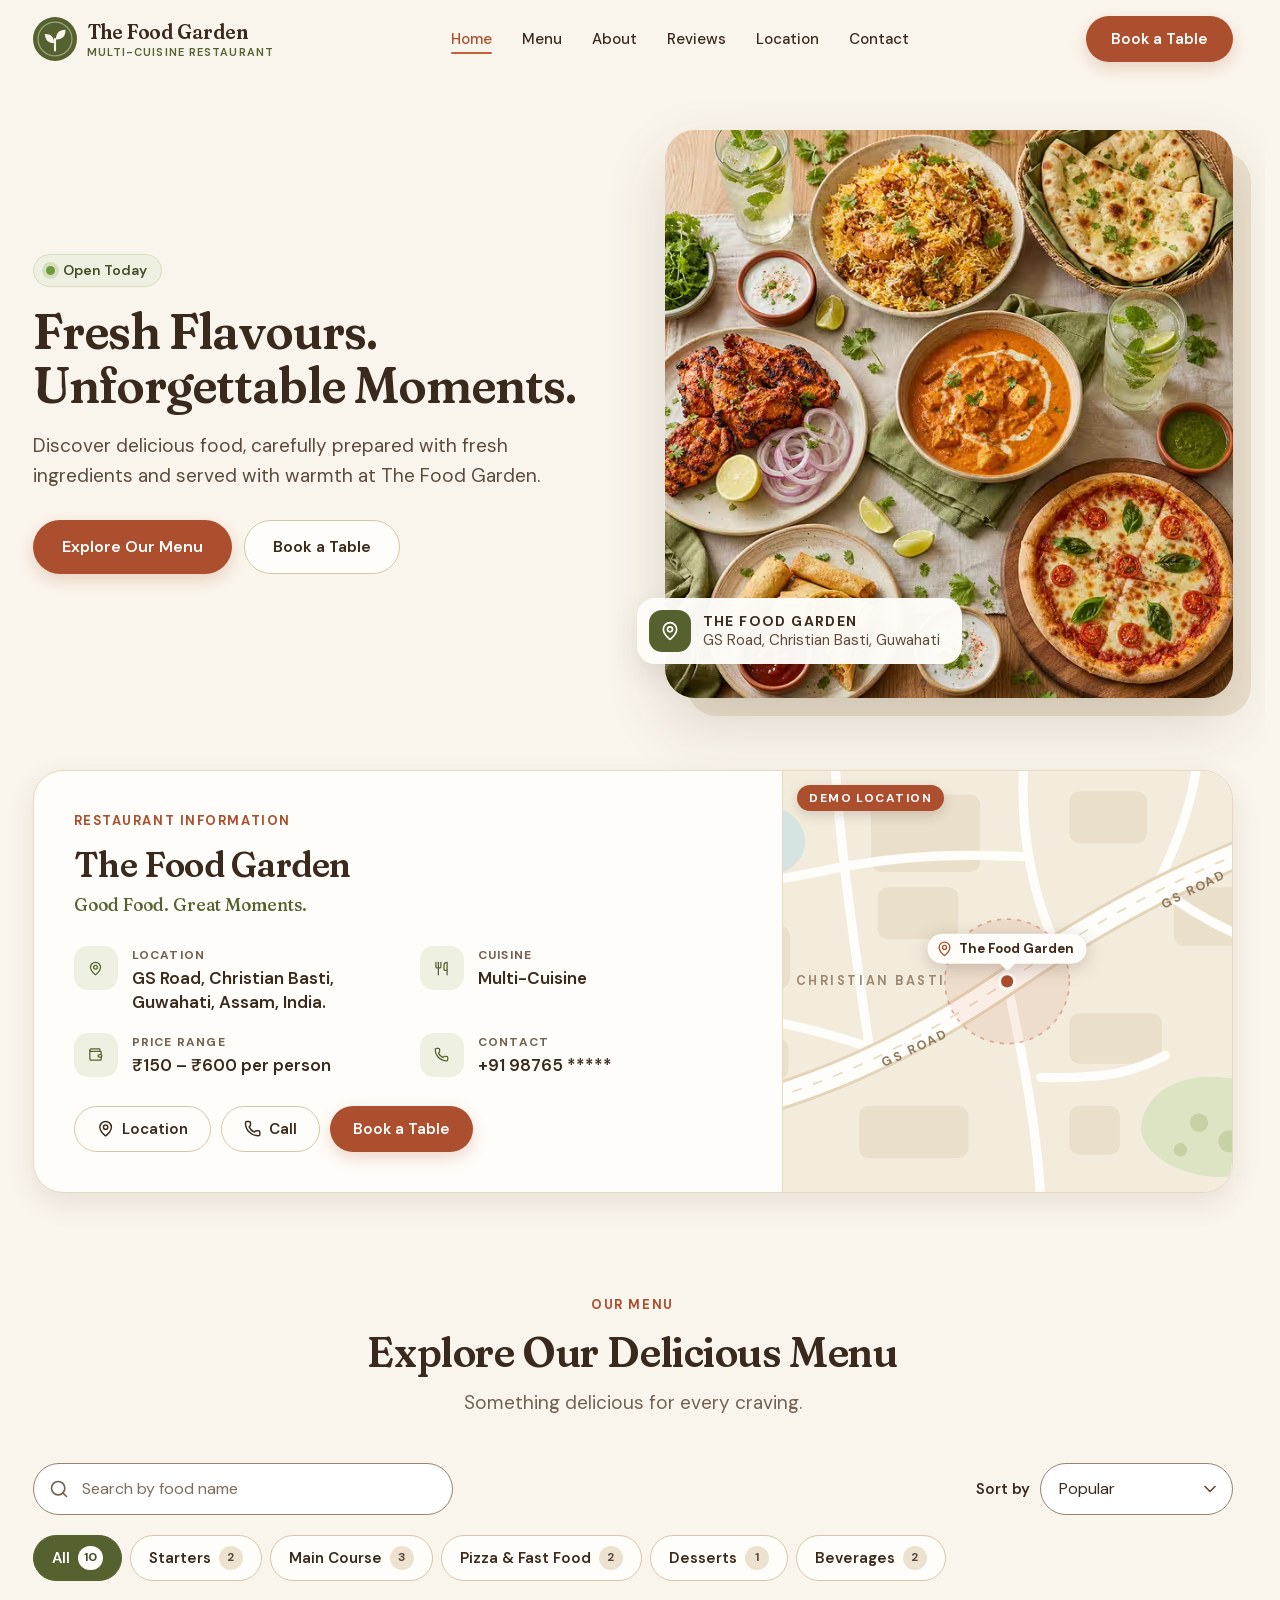
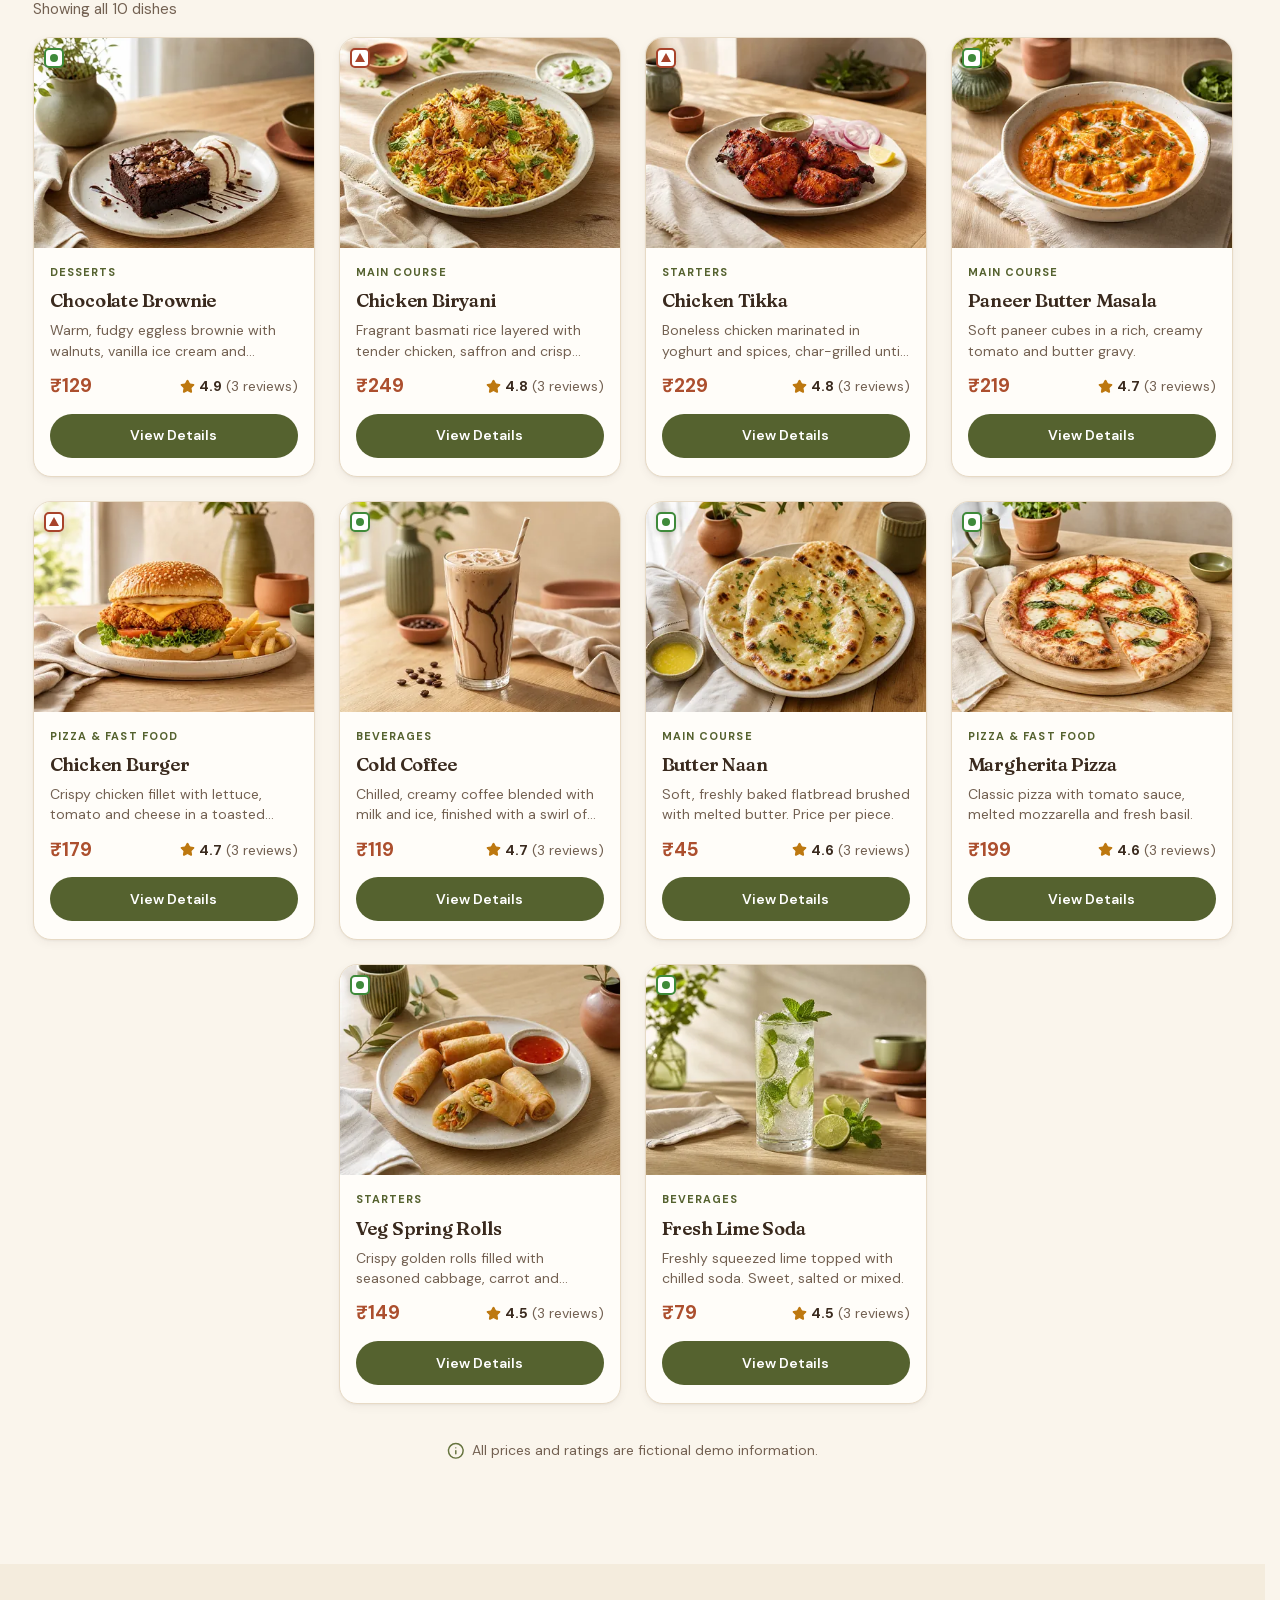
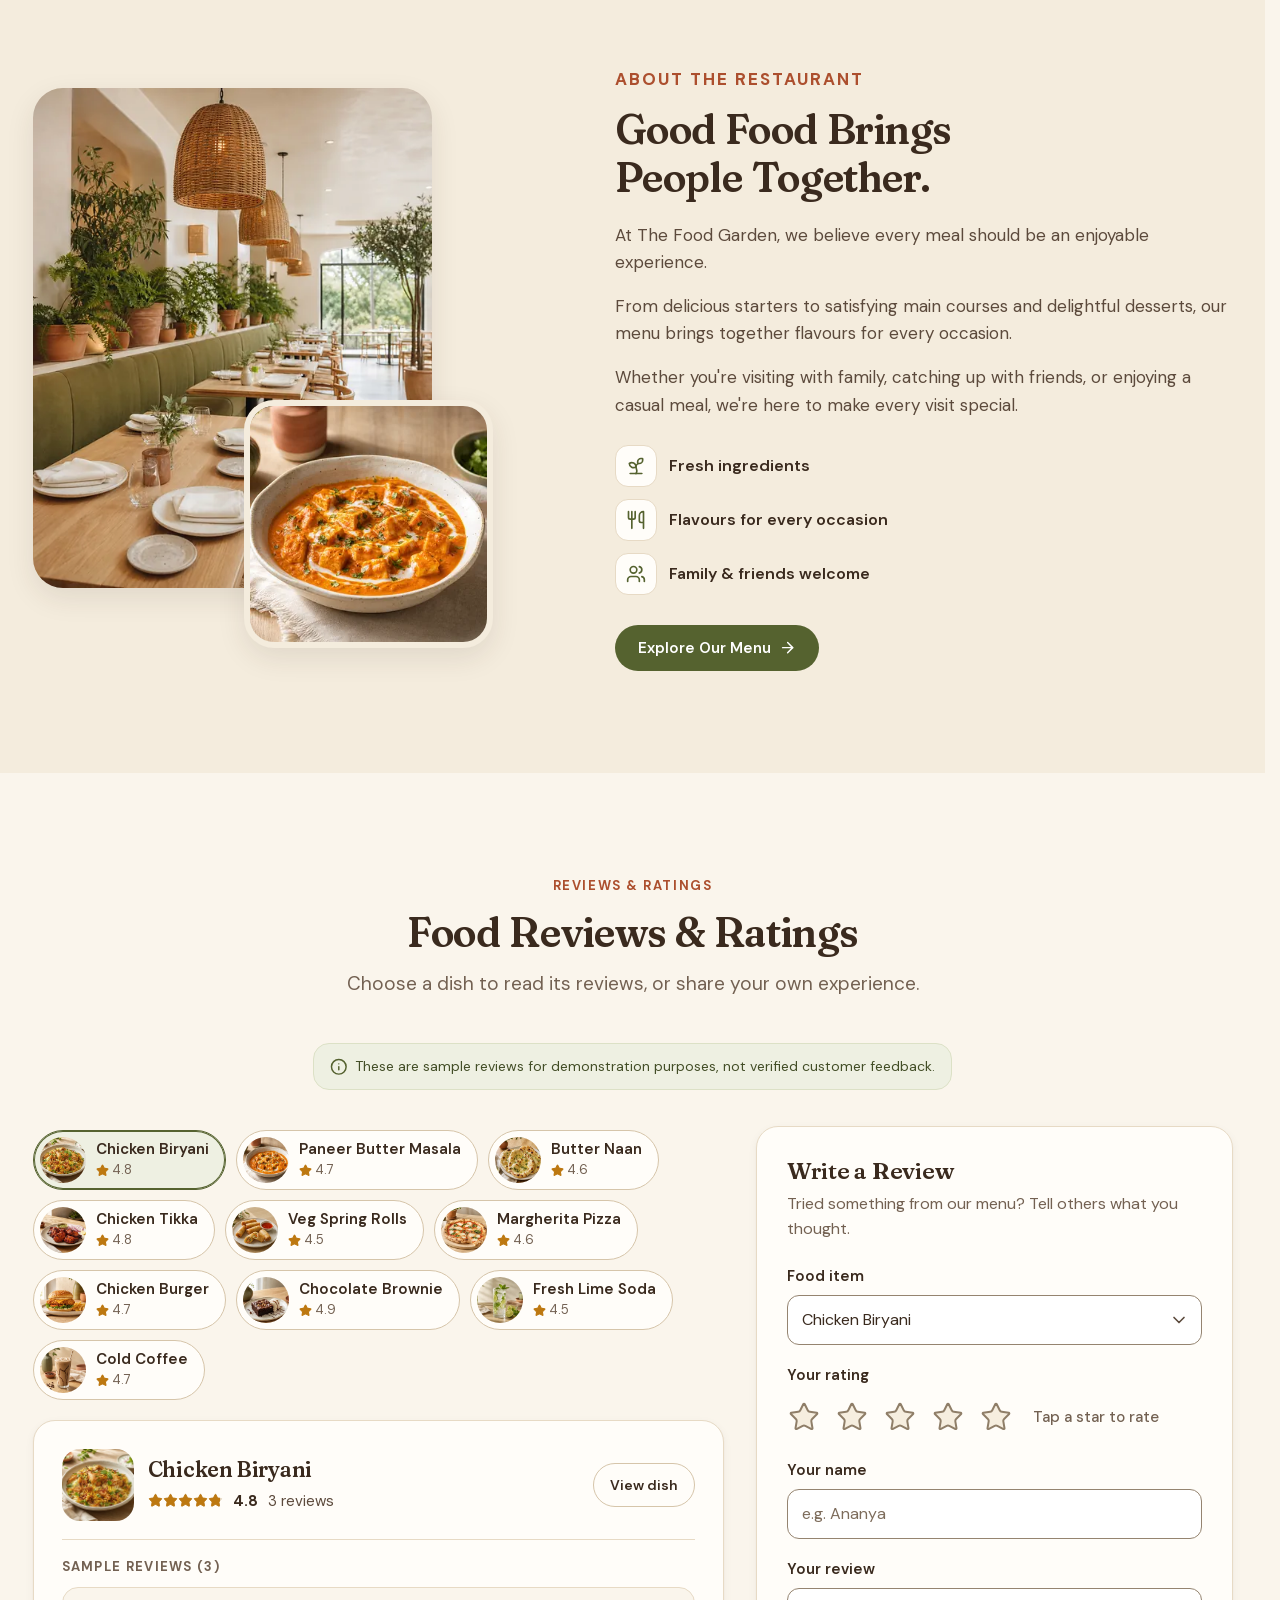
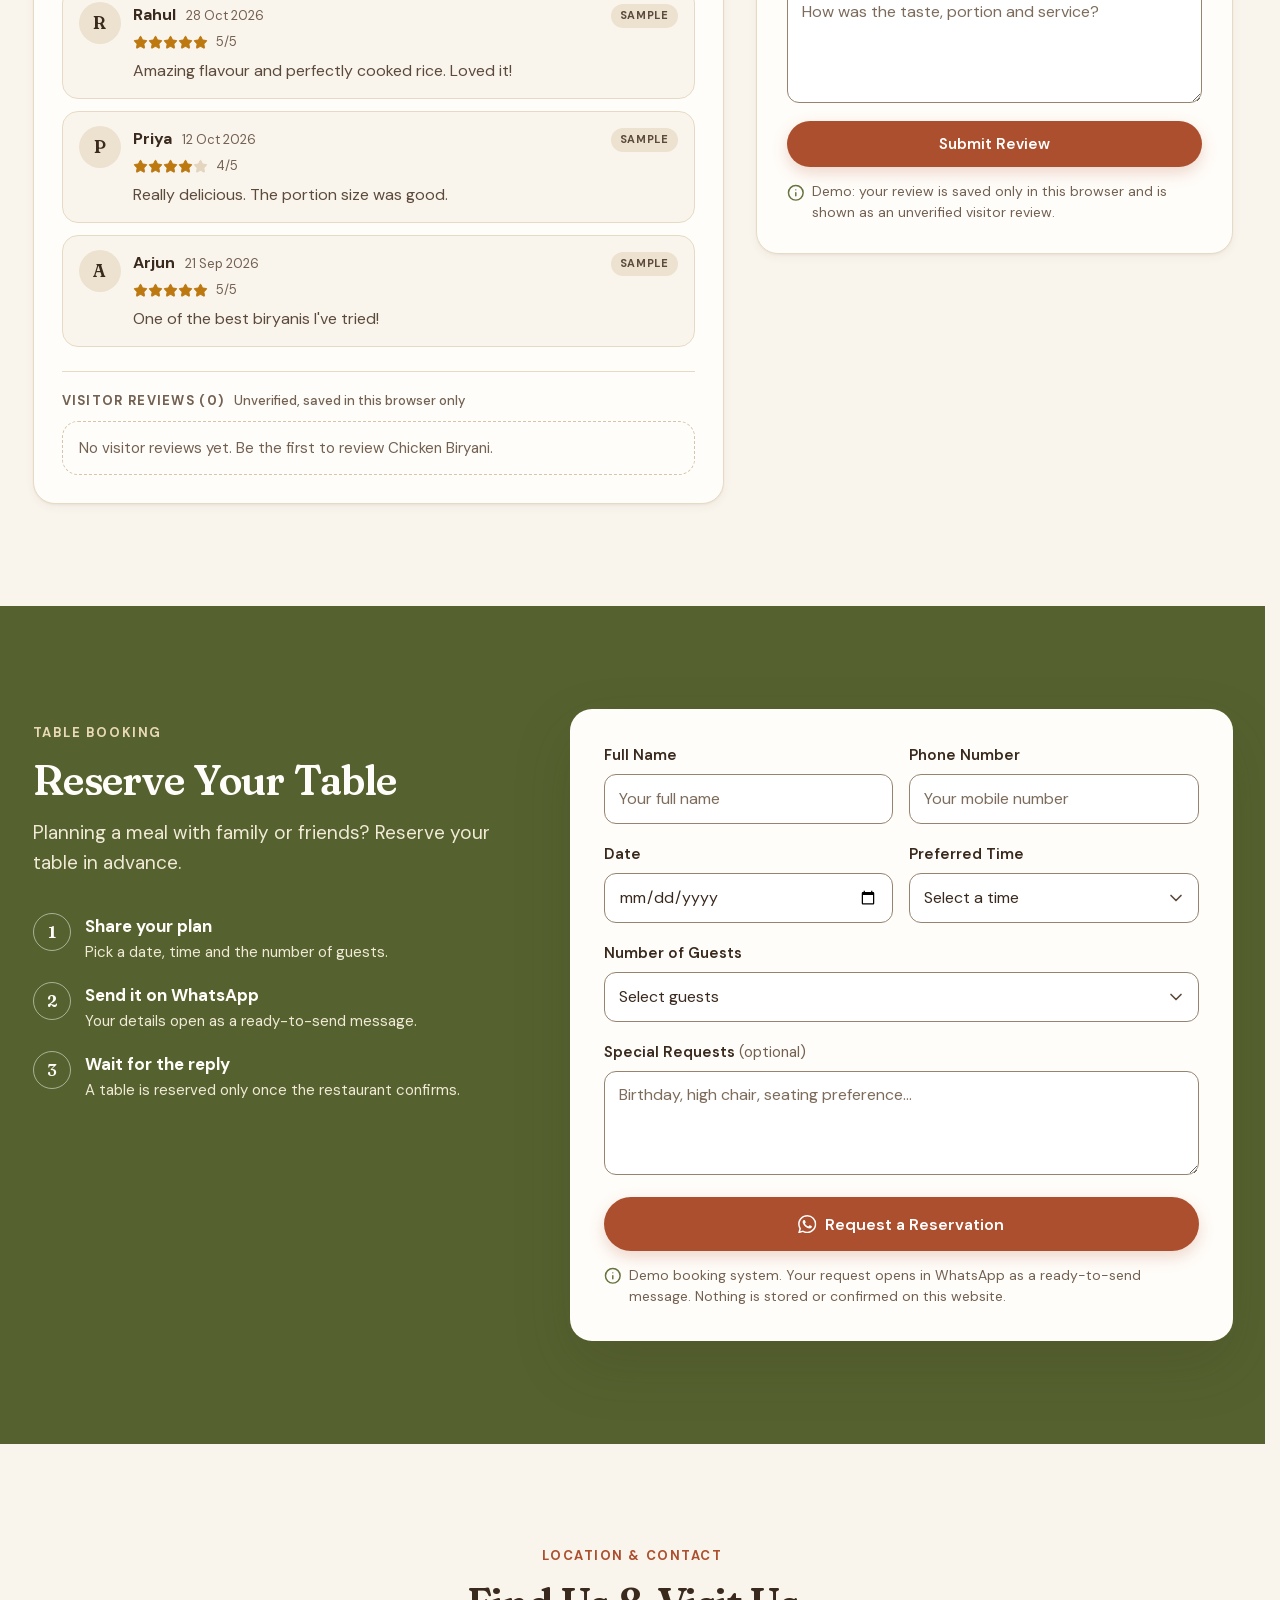
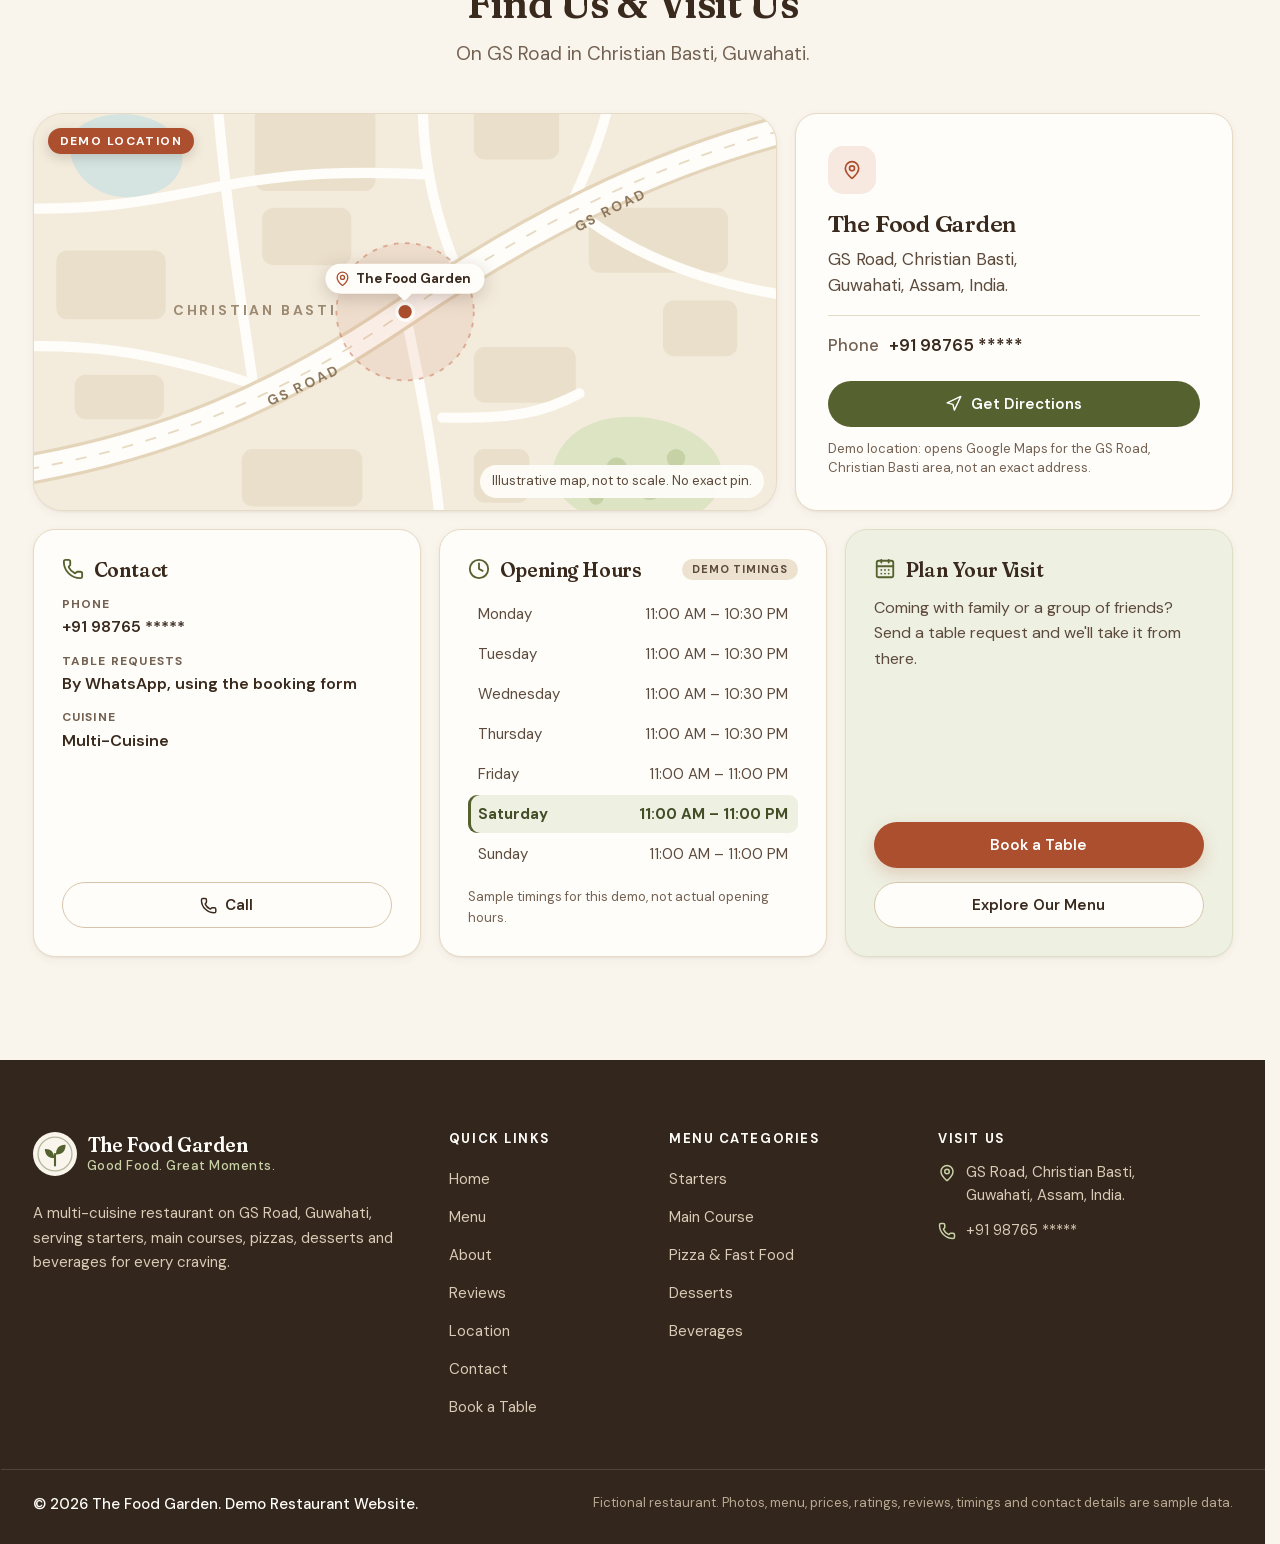
<file: index.html>
<!doctype html>
<html lang="en-IN">
<head>
  <meta charset="utf-8">
  <meta name="viewport" content="width=device-width, initial-scale=1">
  <title>The Food Garden | Multi-Cuisine Restaurant on GS Road, Guwahati</title>
  <meta name="description" content="The Food Garden is a multi-cuisine restaurant on GS Road, Christian Basti, Guwahati. Explore the menu, read food reviews and request a table. Good Food. Great Moments. (Demo restaurant website.)">

  <!-- DEMO SITE: this is a fictional restaurant, so search engines are asked not to index it.
       Remove the next line when this site is used for a real restaurant. -->
  <meta name="robots" content="noindex, nofollow">

  <!-- The phone number is masked on purpose; stop phones from turning it into a call link. -->
  <meta name="format-detection" content="telephone=no">
  <meta name="theme-color" content="#FAF5EC">

  <meta property="og:type" content="website">
  <meta property="og:title" content="The Food Garden | Good Food. Great Moments.">
  <meta property="og:description" content="Multi-cuisine restaurant on GS Road, Christian Basti, Guwahati. Explore the menu and request a table. Demo restaurant website.">

  <!-- favicon.ico sits next to this file: browsers without SVG icon support use it, and it answers the
       automatic /favicon.ico request. -->
  <link rel="icon" href="favicon.ico" sizes="32x32">
  <link rel="icon" href="assets/img/favicon.svg" type="image/svg+xml">
  <link rel="apple-touch-icon" href="assets/img/apple-touch-icon.png">

  <link rel="preload" href="assets/fonts/dm-sans-text-subset.woff2" as="font" type="font/woff2" crossorigin>
  <link rel="preload" href="assets/fonts/fraunces-display-subset.woff2" as="font" type="font/woff2" crossorigin>
  <link rel="stylesheet" href="assets/css/styles.css">

  <script src="assets/js/data.js" defer></script>
  <script src="assets/js/app.js" defer></script>
</head>
<body>
  <a class="skip-link" href="#main">Skip to main content</a>

  <!-- ===== SVG symbols: logo, demo map and icons (icons: Lucide, ISC License; WhatsApp glyph: Simple Icons, CC0) ===== -->
  <svg xmlns="http://www.w3.org/2000/svg" class="svg-sprite" width="0" height="0" aria-hidden="true" focusable="false">
    <symbol id="logo-mark" viewBox="0 0 48 48">
      <circle cx="24" cy="24" r="24" fill="var(--logo-bg, #55622F)"/>
      <circle cx="24" cy="24" r="18.5" fill="none" stroke="var(--logo-fg, #FAF5EC)" stroke-width="1.4" opacity=".42"/>
      <path d="M24 36.5V24" fill="none" stroke="var(--logo-fg, #FAF5EC)" stroke-width="2.3" stroke-linecap="round"/>
      <path d="M23 28.4c-6 .2-9.9-3.5-10.1-9.9 6.3-.3 10.2 3.3 10.1 9.9Z" fill="var(--logo-fg, #FAF5EC)"/>
      <path d="M25 24.6c-.1-6.9 3.9-10.9 10.5-10.6.2 6.9-3.8 10.9-10.5 10.6Z" fill="var(--logo-fg, #FAF5EC)"/>
    </symbol>

    <!-- Illustrative map. It is deliberately NOT a real map and carries no real pin. -->
    <symbol id="demo-map" viewBox="0 0 800 500">
      <rect width="800" height="500" fill="#F3EBDC"/>
      <!-- Shifted so the marked spot is the exact centre of the artwork: the place label (plain HTML) is centred over it. -->
      <g transform="translate(-12 -12)">
        <g fill="#EADFCA">
          <rect x="36" y="196" width="118" height="74" rx="12"/>
          <rect x="250" y="40" width="130" height="92" rx="12"/>
          <rect x="258" y="150" width="96" height="62" rx="12"/>
          <rect x="486" y="36" width="92" height="62" rx="12"/>
          <rect x="610" y="150" width="150" height="70" rx="12"/>
          <rect x="486" y="300" width="110" height="60" rx="12"/>
          <rect x="56" y="330" width="96" height="48" rx="12"/>
          <rect x="236" y="410" width="130" height="62" rx="12"/>
          <rect x="486" y="410" width="60" height="58" rx="12"/>
          <rect x="690" y="250" width="80" height="60" rx="12"/>
        </g>
        <path d="M62 62c30-22 92-17 107 20 14 35-24 62-66 56-42-5-68-52-41-76Z" fill="#D6E4E1"/>
        <path d="M596 392c40-30 122-18 150 22 24 36-8 76-70 80-56 4-112-28-104-66 3-14 12-27 24-36Z" fill="#DCE4C4"/>
        <g fill="#C6D2A6">
          <circle cx="640" cy="430" r="11"/><circle cx="676" cy="452" r="13"/><circle cx="704" cy="420" r="10"/><circle cx="618" cy="462" r="8"/>
        </g>
        <g fill="none" stroke="#FFFDF9" stroke-width="11" stroke-linecap="round">
          <path d="M206-20c6 120 26 250 44 372"/>
          <path d="M-20 300c80-4 150 2 262 38"/>
          <path d="M434-20c-10 90 6 170 34 236"/>
          <path d="M412 262c16 80 34 160 40 258"/>
          <path d="M590 148c56 46 130 80 230 96"/>
          <path d="M-20 150c90 4 150-6 226-22 80-16 150-18 232-14"/>
          <path d="M640-20c-4 60-22 110-50 168"/>
          <path d="M452 376c80 2 110-6 148-26"/>
        </g>
        <path d="M-20 436c170-26 300-84 432-174S672 106 820 66" fill="none" stroke="#E4D5BA" stroke-width="34" stroke-linecap="round"/>
        <path d="M-20 436c170-26 300-84 432-174S672 106 820 66" fill="none" stroke="#FFFDF9" stroke-width="27" stroke-linecap="round"/>
        <path d="M-20 436c170-26 300-84 432-174S672 106 820 66" fill="none" stroke="#E7DAC2" stroke-width="2" stroke-dasharray="12 14"/>
        <text class="map-road" x="266" y="364" transform="rotate(-25.5 266 364)">GS ROAD</text>
        <text class="map-road map-road--far" x="598" y="176" transform="rotate(-27 598 176)">GS ROAD</text>
        <text class="map-area" x="250" y="266" text-anchor="middle">CHRISTIAN BASTI</text>
        <circle cx="412" cy="262" r="74" fill="#C2603C" fill-opacity=".1" stroke="#C2603C" stroke-opacity=".45" stroke-width="2" stroke-dasharray="5 7"/>
        <circle cx="412" cy="262" r="9" fill="#AC4F2E" stroke="#FFFDF9" stroke-width="3.5"/>
      </g>
    </symbol>
    <!--ICONS-->
    <symbol id="i-map-pin" viewBox="0 0 24 24"><path d="M20 10c0 4.993-5.539 10.193-7.399 11.799a1 1 0 0 1-1.202 0C9.539 20.193 4 14.993 4 10a8 8 0 0 1 16 0"/><circle cx="12" cy="10" r="3"/></symbol>
    <symbol id="i-phone" viewBox="0 0 24 24"><path d="M13.832 16.568a1 1 0 0 0 1.213-.303l.355-.465A2 2 0 0 1 17 15h3a2 2 0 0 1 2 2v3a2 2 0 0 1-2 2A18 18 0 0 1 2 4a2 2 0 0 1 2-2h3a2 2 0 0 1 2 2v3a2 2 0 0 1-.8 1.6l-.468.351a1 1 0 0 0-.292 1.233 14 14 0 0 0 6.392 6.384"/></symbol>
    <symbol id="i-clock" viewBox="0 0 24 24"><circle cx="12" cy="12" r="10"/><path d="M12 6v6l4 2"/></symbol>
    <symbol id="i-utensils" viewBox="0 0 24 24"><path d="M3 2v7c0 1.1.9 2 2 2h4a2 2 0 0 0 2-2V2"/><path d="M7 2v20"/><path d="M21 15V2a5 5 0 0 0-5 5v6c0 1.1.9 2 2 2h3Zm0 0v7"/></symbol>
    <symbol id="i-wallet" viewBox="0 0 24 24"><path d="M19 7V4a1 1 0 0 0-1-1H5a2 2 0 0 0 0 4h15a1 1 0 0 1 1 1v4h-3a2 2 0 0 0 0 4h3a1 1 0 0 0 1-1v-2a1 1 0 0 0-1-1"/><path d="M3 5v14a2 2 0 0 0 2 2h15a1 1 0 0 0 1-1v-4"/></symbol>
    <symbol id="i-search" viewBox="0 0 24 24"><path d="m21 21-4.34-4.34"/><circle cx="11" cy="11" r="8"/></symbol>
    <symbol id="i-x" viewBox="0 0 24 24"><path d="M18 6 6 18"/><path d="m6 6 12 12"/></symbol>
    <symbol id="i-menu" viewBox="0 0 24 24"><path d="M4 5h16"/><path d="M4 12h16"/><path d="M4 19h16"/></symbol>
    <symbol id="i-arrow-right" viewBox="0 0 24 24"><path d="M5 12h14"/><path d="m12 5 7 7-7 7"/></symbol>
    <symbol id="i-star" viewBox="0 0 24 24"><path d="M11.525 2.295a.53.53 0 0 1 .95 0l2.31 4.679a2.123 2.123 0 0 0 1.595 1.16l5.166.756a.53.53 0 0 1 .294.904l-3.736 3.638a2.123 2.123 0 0 0-.611 1.878l.882 5.14a.53.53 0 0 1-.771.56l-4.618-2.428a2.122 2.122 0 0 0-1.973 0L6.396 21.01a.53.53 0 0 1-.77-.56l.881-5.139a2.122 2.122 0 0 0-.611-1.879L2.16 9.795a.53.53 0 0 1 .294-.906l5.165-.755a2.122 2.122 0 0 0 1.597-1.16z"/></symbol>
    <symbol id="i-check" viewBox="0 0 24 24"><path d="M20 6 9 17l-5-5"/></symbol>
    <symbol id="i-info" viewBox="0 0 24 24"><circle cx="12" cy="12" r="10"/><path d="M12 16v-4"/><path d="M12 8h.01"/></symbol>
    <symbol id="i-navigation" viewBox="0 0 24 24"><polygon points="3 11 22 2 13 21 11 13 3 11"/></symbol>
    <symbol id="i-copy" viewBox="0 0 24 24"><rect width="14" height="14" x="8" y="8" rx="2" ry="2"/><path d="M4 16c-1.1 0-2-.9-2-2V4c0-1.1.9-2 2-2h10c1.1 0 2 .9 2 2"/></symbol>
    <symbol id="i-sprout" viewBox="0 0 24 24"><path d="M14 9.536V7a4 4 0 0 1 4-4h1.5a.5.5 0 0 1 .5.5V5a4 4 0 0 1-4 4 4 4 0 0 0-4 4c0 2 1 3 1 5a5 5 0 0 1-1 3"/><path d="M4 9a5 5 0 0 1 8 4 5 5 0 0 1-8-4"/><path d="M5 21h14"/></symbol>
    <symbol id="i-users" viewBox="0 0 24 24"><path d="M16 21v-2a4 4 0 0 0-4-4H6a4 4 0 0 0-4 4v2"/><path d="M16 3.128a4 4 0 0 1 0 7.744"/><path d="M22 21v-2a4 4 0 0 0-3-3.87"/><circle cx="9" cy="7" r="4"/></symbol>
    <symbol id="i-calendar-days" viewBox="0 0 24 24"><path d="M8 2v3"/><path d="M16 2v3"/><rect x="3" y="3" width="18" height="18" rx="2"/><path d="M3 9h18"/><path d="M8 13h.01"/><path d="M12 13h.01"/><path d="M16 13h.01"/><path d="M8 17h.01"/><path d="M12 17h.01"/><path d="M16 17h.01"/></symbol>
    <symbol id="i-square-pen" viewBox="0 0 24 24"><path d="M12 3H5a2 2 0 0 0-2 2v14a2 2 0 0 0 2 2h14a2 2 0 0 0 2-2v-7"/><path d="M18.375 2.625a1 1 0 0 1 3 3l-9.013 9.014a2 2 0 0 1-.853.505l-2.873.84a.5.5 0 0 1-.62-.62l.84-2.873a2 2 0 0 1 .506-.852z"/></symbol>
    <symbol id="i-circle-alert" viewBox="0 0 24 24"><circle cx="12" cy="12" r="10"/><line x1="12" x2="12" y1="8" y2="12"/><line x1="12" x2="12.01" y1="16" y2="16"/></symbol>
    <symbol id="i-circle-check" viewBox="0 0 24 24"><circle cx="12" cy="12" r="10"/><path d="m16 9-5.5 5.5L8 12"/></symbol>
    <symbol id="i-trash-2" viewBox="0 0 24 24"><path d="M10 11v6"/><path d="M14 11v6"/><path d="M19 6v14a2 2 0 0 1-2 2H7a2 2 0 0 1-2-2V6"/><path d="M3 6h18"/><path d="M8 6V4a2 2 0 0 1 2-2h4a2 2 0 0 1 2 2v2"/></symbol>
    <symbol id="i-whatsapp" viewBox="0 0 24 24"><path d="M17.472 14.382c-.297-.149-1.758-.867-2.03-.967-.273-.099-.471-.148-.67.15-.197.297-.767.966-.94 1.164-.173.199-.347.223-.644.075-.297-.15-1.255-.463-2.39-1.475-.883-.788-1.48-1.761-1.653-2.059-.173-.297-.018-.458.13-.606.134-.133.298-.347.446-.52.149-.174.198-.298.298-.497.099-.198.05-.371-.025-.52-.075-.149-.669-1.612-.916-2.207-.242-.579-.487-.5-.669-.51-.173-.008-.371-.01-.57-.01-.198 0-.52.074-.792.372-.272.297-1.04 1.016-1.04 2.479 0 1.462 1.065 2.875 1.213 3.074.149.198 2.096 3.2 5.077 4.487.709.306 1.262.489 1.694.625.712.227 1.36.195 1.871.118.571-.085 1.758-.719 2.006-1.413.248-.694.248-1.289.173-1.413-.074-.124-.272-.198-.57-.347m-5.421 7.403h-.004a9.87 9.87 0 01-5.031-1.378l-.361-.214-3.741.982.998-3.648-.235-.374a9.86 9.86 0 01-1.51-5.26c.001-5.45 4.436-9.884 9.888-9.884 2.64 0 5.122 1.03 6.988 2.898a9.825 9.825 0 012.893 6.994c-.003 5.45-4.437 9.884-9.885 9.884m8.413-18.297A11.815 11.815 0 0012.05 0C5.495 0 .16 5.335.157 11.892c0 2.096.547 4.142 1.588 5.945L.057 24l6.305-1.654a11.882 11.882 0 005.683 1.448h.005c6.554 0 11.89-5.335 11.893-11.893a11.821 11.821 0 00-3.48-8.413Z"/></symbol>
    <!--/ICONS-->
  </svg>

  <!-- ============================== HEADER ============================== -->
  <header class="site-header" id="site-header">
    <div class="container site-header__inner">
      <a class="brand" href="#home">
        <svg class="brand__mark" viewBox="0 0 48 48" width="44" height="44" aria-hidden="true"><use href="#logo-mark"/></svg>
        <span class="brand__text">
          <span class="brand__name">The Food Garden</span>
          <span class="brand__tag">Multi-Cuisine Restaurant</span>
          <span class="sr-only">Home</span>
        </span>
      </a>

      <!-- The menu button comes right before the menu it opens (keyboard and screen-reader order); the stylesheet shows it at the end of the bar. -->
      <button class="nav-toggle" type="button" id="nav-toggle" aria-expanded="false" aria-controls="site-nav" aria-label="Open menu">
        <svg class="icon nav-toggle__open" aria-hidden="true"><use href="#i-menu"/></svg>
        <svg class="icon nav-toggle__close" aria-hidden="true"><use href="#i-x"/></svg>
      </button>

      <nav class="site-nav" id="site-nav" aria-label="Main navigation">
        <ul class="site-nav__list">
          <li><a href="#home" data-nav="home">Home</a></li>
          <li><a href="#menu" data-nav="menu">Menu</a></li>
          <li><a href="#about" data-nav="about">About</a></li>
          <li><a href="#reviews" data-nav="reviews">Reviews</a></li>
          <li><a href="#location" data-nav="location">Location</a></li>
          <li><a href="#contact" data-nav="contact">Contact</a></li>
        </ul>
        <a class="btn btn--primary btn--block site-nav__cta" href="#reserve">Book a Table</a>
      </nav>

      <a class="btn btn--primary header-cta" href="#reserve" aria-label="Book a Table"><span>Book<span class="header-cta__rest"> a Table</span></span></a>
    </div>
  </header>

  <main id="main">

    <!-- ============================== HERO ============================== -->
    <section class="hero" id="home" aria-labelledby="hero-title">
      <div class="container hero__grid">
        <div class="hero__copy">
          <!-- Opening status. The label follows the "Opening hours" list further down (see #hours-list). -->
          <p class="status-badge" id="open-status"><span class="status-badge__dot" aria-hidden="true"></span><span id="open-status-text">Open Today</span></p>
          <h1 class="hero__title" id="hero-title">Fresh Flavours.<br>Unforgettable Moments.</h1>
          <p class="hero__sub">Discover delicious food, carefully prepared with fresh ingredients and served with warmth at The Food Garden.</p>
          <div class="hero__actions">
            <a class="btn btn--primary btn--lg" href="#menu">Explore Our Menu</a>
            <a class="btn btn--outline btn--lg" href="#reserve">Book a Table</a>
          </div>
        </div>

        <div class="hero__media">
          <div class="hero__photo">
            <picture>
              <!-- Phones: 5:4 crop. Tablets and desktop: square. AVIF first, WebP as the fallback. -->
              <source media="(max-width: 599px)" type="image/avif" srcset="assets/img/hero-mobile-640.avif 640w, assets/img/hero-mobile-800.avif 800w" sizes="92vw" width="800" height="640">
              <source media="(max-width: 599px)" type="image/webp" srcset="assets/img/hero-mobile-640.webp 640w, assets/img/hero-mobile-800.webp 800w" sizes="92vw" width="800" height="640">
              <source type="image/avif" srcset="assets/img/hero-640.avif 640w, assets/img/hero-960.avif 960w, assets/img/hero-1254.avif 1254w" sizes="(min-width: 1280px) 568px, (min-width: 900px) 45vw, 92vw">
              <source type="image/webp" srcset="assets/img/hero-640.webp 640w, assets/img/hero-960.webp 960w, assets/img/hero-1254.webp 1254w" sizes="(min-width: 1280px) 568px, (min-width: 900px) 45vw, 92vw">
              <img src="assets/img/hero-960.webp" width="1254" height="1254" alt="A table at The Food Garden laid with chicken biryani, paneer butter masala, butter naan, chicken tikka, margherita pizza, spring rolls and fresh lime soda" fetchpriority="high">
            </picture>
          </div>
          <div class="hero__place">
            <span class="hero__place-icon" aria-hidden="true"><svg class="icon"><use href="#i-map-pin"/></svg></span>
            <p><strong>THE FOOD GARDEN</strong><span>GS Road, Christian Basti, Guwahati</span></p>
          </div>
        </div>
      </div>
    </section>

    <!-- ======================= RESTAURANT INFORMATION ======================= -->
    <section class="info" id="info" aria-labelledby="info-title">
      <div class="container">
        <div class="info__card">
          <div class="info__main">
            <p class="eyebrow">Restaurant Information</p>
            <h2 class="info__title" id="info-title">The Food Garden</h2>
            <p class="info__tagline">Good Food. Great Moments.</p>

            <dl class="facts">
              <div class="fact">
                <dt><span class="fact__icon" aria-hidden="true"><svg class="icon"><use href="#i-map-pin"/></svg></span>Location</dt>
                <dd>GS Road, Christian Basti, Guwahati, Assam,&nbsp;India.</dd>
              </div>
              <div class="fact">
                <dt><span class="fact__icon" aria-hidden="true"><svg class="icon"><use href="#i-utensils"/></svg></span>Cuisine</dt>
                <dd>Multi-Cuisine</dd>
              </div>
              <div class="fact">
                <dt><span class="fact__icon" aria-hidden="true"><svg class="icon"><use href="#i-wallet"/></svg></span>Price Range</dt>
                <dd>₹150 – ₹600 per person</dd>
              </div>
              <div class="fact">
                <dt><span class="fact__icon" aria-hidden="true"><svg class="icon"><use href="#i-phone"/></svg></span>Contact</dt>
                <dd><span class="phone-masked" translate="no">+91 98765 *****</span></dd>
              </div>
            </dl>

            <div class="info__actions">
              <a class="btn btn--outline" href="#location"><svg class="icon" aria-hidden="true"><use href="#i-map-pin"/></svg>Location</a>
              <!-- A button, not a tel: link. The masked demo number must never be dialled. -->
              <button class="btn btn--outline" type="button" data-demo-call><svg class="icon" aria-hidden="true"><use href="#i-phone"/></svg>Call</button>
              <a class="btn btn--primary" href="#reserve">Book a Table</a>
            </div>
          </div>

          <a class="info__map map" href="#location">
            <svg class="map__art" viewBox="0 0 800 500" preserveAspectRatio="xMidYMid slice" aria-hidden="true"><use href="#demo-map"/></svg>
            <span class="sr-only">Map: </span>
            <span class="map__place"><svg class="icon" aria-hidden="true"><use href="#i-map-pin"/></svg>The Food Garden</span>
            <span class="map__badge">Demo Location</span>
            <span class="sr-only">. View the location section.</span>
          </a>
        </div>
      </div>
    </section>

    <!-- ============================== MENU ============================== -->
    <section class="section menu" id="menu" aria-labelledby="menu-title">
      <div class="container">
        <header class="section-head">
          <p class="eyebrow">Our Menu</p>
          <h2 id="menu-title">Explore Our Delicious Menu</h2>
          <p class="section-head__sub">Something delicious for every craving.</p>
        </header>

        <div class="menu-toolbar">
          <div class="search">
            <label class="sr-only" for="menu-search">Search food by name</label>
            <svg class="icon search__icon" aria-hidden="true"><use href="#i-search"/></svg>
            <input class="search__input" type="search" id="menu-search" name="q" placeholder="Search by food name" autocomplete="off" autocapitalize="off" spellcheck="false" enterkeyhint="search">
            <button class="search__clear" type="button" id="menu-search-clear" aria-label="Clear search" hidden><svg class="icon" aria-hidden="true"><use href="#i-x"/></svg></button>
          </div>
          <div class="sort">
            <label class="sort__label" for="menu-sort">Sort by</label>
            <select class="select" id="menu-sort" name="sort">
              <option value="popular">Popular</option>
              <option value="price-asc">Price: Low to High</option>
              <option value="price-desc">Price: High to Low</option>
            </select>
          </div>
        </div>

        <div class="chips" id="menu-categories" role="group" aria-label="Food categories"></div>

        <p class="menu-count" id="menu-count" role="status" aria-live="polite"></p>

        <div class="menu-grid" id="menu-grid"></div>

        <div class="menu-empty" id="menu-empty" hidden>
          <span class="menu-empty__icon" aria-hidden="true"><svg class="icon"><use href="#i-search"/></svg></span>
          <p class="menu-empty__title" id="menu-empty-title">No dishes found</p>
          <p class="menu-empty__text" id="menu-empty-text"></p>
          <button class="btn btn--outline" type="button" id="menu-reset">Show all dishes</button>
        </div>

        <noscript><p class="notice">The interactive menu, reviews and booking form need JavaScript. Please enable it to browse the dishes.</p></noscript>

        <p class="demo-note"><svg class="icon" aria-hidden="true"><use href="#i-info"/></svg>All prices and ratings are fictional demo information.</p>
      </div>
    </section>

    <!-- ============================== ABOUT ============================== -->
    <section class="section section--tint about" id="about" aria-labelledby="about-title">
      <div class="container about__grid">
        <div class="about__media">
          <img class="about__img about__img--main" src="assets/img/about-interior-500.webp" srcset="assets/img/about-interior-500.webp 500w, assets/img/about-interior-1000.webp 1000w" sizes="(min-width: 900px) 400px, 72vw" width="1000" height="1250" loading="lazy" decoding="async" alt="Bright dining room with oak tables, an olive-green banquette, potted plants and woven rattan lamps">
          <img class="about__img about__img--food" src="assets/img/about-food-320.webp" srcset="assets/img/about-food-320.webp 320w, assets/img/about-food-640.webp 640w" sizes="(min-width: 900px) 250px, 42vw" width="640" height="640" loading="lazy" decoding="async" alt="A bowl of paneer butter masala finished with cream and fresh coriander">
        </div>

        <div class="about__copy">
          <p class="eyebrow">About The Restaurant</p>
          <h2 id="about-title">Good Food Brings People Together.</h2>
          <p>At The Food Garden, we believe every meal should be an enjoyable experience.</p>
          <p>From delicious starters to satisfying main courses and delightful desserts, our menu brings together flavours for every occasion.</p>
          <p>Whether you're visiting with family, catching up with friends, or enjoying a casual meal, we're here to make every visit special.</p>

          <ul class="about__points">
            <li><span class="about__point-icon" aria-hidden="true"><svg class="icon"><use href="#i-sprout"/></svg></span>Fresh ingredients</li>
            <li><span class="about__point-icon" aria-hidden="true"><svg class="icon"><use href="#i-utensils"/></svg></span>Flavours for every occasion</li>
            <li><span class="about__point-icon" aria-hidden="true"><svg class="icon"><use href="#i-users"/></svg></span>Family &amp; friends welcome</li>
          </ul>

          <a class="btn btn--secondary" href="#menu">Explore Our Menu<svg class="icon" aria-hidden="true"><use href="#i-arrow-right"/></svg></a>
        </div>
      </div>
    </section>

    <!-- ============================== REVIEWS ============================== -->
    <section class="section reviews" id="reviews" aria-labelledby="reviews-title">
      <div class="container">
        <header class="section-head">
          <p class="eyebrow">Reviews &amp; Ratings</p>
          <h2 id="reviews-title">Food Reviews &amp; Ratings</h2>
          <p class="section-head__sub">Choose a dish to read its reviews, or share your own experience.</p>
        </header>

        <p class="notice notice--center" id="reviews-disclaimer"><svg class="icon" aria-hidden="true"><use href="#i-info"/></svg><span>These are sample reviews for demonstration purposes, not verified customer feedback.</span></p>

        <div class="reviews__layout">
          <div class="reviews__browse">
            <div class="dish-picker" id="review-dish-picker" role="group" aria-label="Choose a dish to see its reviews"></div>
            <div class="review-panel" id="review-panel" aria-live="polite"></div>
          </div>

          <form class="card review-form" id="write-review" novalidate aria-labelledby="review-form-title">
            <h3 class="review-form__title" id="review-form-title" tabindex="-1">Write a Review</h3>
            <p class="review-form__intro">Tried something from our menu? Tell others what you thought.</p>

            <div class="field">
              <label class="field__label" for="review-dish">Food item</label>
              <select class="select" id="review-dish" name="dish" required></select>
              <p class="field__error" id="review-dish-error" hidden></p>
            </div>

            <fieldset class="field star-input" id="review-rating" aria-describedby="review-rating-error">
              <legend class="field__label">Your rating</legend>
              <div class="star-input__row">
                <div class="star-input__stars" id="review-stars"></div>
                <span class="star-input__value" id="review-rating-text">Tap a star to rate</span>
              </div>
              <p class="field__error" id="review-rating-error" hidden></p>
            </fieldset>

            <div class="field">
              <label class="field__label" for="review-name">Your name</label>
              <input class="input" type="text" id="review-name" name="name" maxlength="40" autocomplete="given-name" placeholder="e.g. Ananya" required>
              <p class="field__error" id="review-name-error" hidden></p>
            </div>

            <div class="field">
              <label class="field__label" for="review-comment">Your review</label>
              <textarea class="input input--area" id="review-comment" name="comment" rows="4" maxlength="400" placeholder="How was the taste, portion and service?" required></textarea>
              <p class="field__error" id="review-comment-error" hidden></p>
            </div>

            <button class="btn btn--primary btn--block" type="submit">Submit Review</button>
            <p class="form-status" id="review-status" role="status" aria-live="polite" hidden></p>
            <p class="form-note"><svg class="icon" aria-hidden="true"><use href="#i-info"/></svg><span>Demo: your review is saved only in this browser and is shown as an unverified visitor review.</span></p>
          </form>
        </div>
      </div>
    </section>

    <!-- ============================== TABLE BOOKING ============================== -->
    <section class="section reserve" id="reserve" aria-labelledby="reserve-title">
      <div class="container reserve__grid">
        <div class="reserve__head">
          <p class="eyebrow eyebrow--light">Table Booking</p>
          <h2 id="reserve-title" tabindex="-1">Reserve Your Table</h2>
          <p class="reserve__lead">Planning a meal with family or friends? Reserve your table in advance.</p>
        </div>

        <div class="card reserve__card" id="booking-card">
          <form class="booking-form" id="booking-form" novalidate aria-labelledby="reserve-title">
            <div class="enquiry" id="booking-dishes" hidden>
              <p class="enquiry__label">Dishes you're enquiring about</p>
              <ul class="enquiry__list" id="booking-dishes-list"></ul>
            </div>

            <div class="form-grid">
              <div class="field">
                <label class="field__label" for="booking-name">Full Name</label>
                <input class="input" type="text" id="booking-name" name="name" maxlength="60" autocomplete="name" placeholder="Your full name" required>
                <p class="field__error" id="booking-name-error" hidden></p>
              </div>
              <div class="field">
                <label class="field__label" for="booking-phone">Phone Number</label>
                <input class="input" type="tel" id="booking-phone" name="phone" maxlength="20" inputmode="tel" autocomplete="tel" placeholder="Your mobile number" required>
                <p class="field__error" id="booking-phone-error" hidden></p>
              </div>
              <div class="field">
                <label class="field__label" for="booking-date">Date</label>
                <input class="input" type="date" id="booking-date" name="date" required>
                <p class="field__error" id="booking-date-error" hidden></p>
              </div>
              <div class="field">
                <label class="field__label" for="booking-time">Preferred Time</label>
                <select class="select" id="booking-time" name="time" required>
                  <option value="">Select a time</option>
                </select>
                <p class="field__error" id="booking-time-error" hidden></p>
              </div>
              <div class="field field--full">
                <label class="field__label" for="booking-guests">Number of Guests</label>
                <select class="select" id="booking-guests" name="guests" required>
                  <option value="">Select guests</option>
                </select>
                <p class="field__error" id="booking-guests-error" hidden></p>
              </div>
              <div class="field field--full">
                <label class="field__label" for="booking-requests">Special Requests <span class="field__optional">(optional)</span></label>
                <textarea class="input input--area" id="booking-requests" name="requests" rows="3" maxlength="300" placeholder="Birthday, high chair, seating preference…"></textarea>
              </div>
            </div>

            <button class="btn btn--primary btn--lg btn--block" type="submit"><svg class="icon icon--solid" aria-hidden="true"><use href="#i-whatsapp"/></svg>Request a Reservation</button>
            <p class="form-note"><svg class="icon" aria-hidden="true"><use href="#i-info"/></svg><span id="booking-demo-note">Demo booking system. Your request opens in WhatsApp as a ready-to-send message. Nothing is stored or confirmed on this website.</span></p>
          </form>

          <div class="booking-result" id="booking-result" tabindex="-1" hidden>
            <p class="booking-result__tag">Request prepared, not yet confirmed</p>
            <h3 class="booking-result__title">Send your request on WhatsApp</h3>
            <p class="booking-result__text" id="booking-result-text"></p>
            <div class="booking-result__message" id="booking-result-message" role="group" aria-label="Message preview"></div>
            <div class="booking-result__actions">
              <a class="btn btn--primary" id="booking-whatsapp-link" href="#" target="_blank" rel="noopener noreferrer"><svg class="icon icon--solid" aria-hidden="true"><use href="#i-whatsapp"/></svg>Open WhatsApp</a>
              <button class="btn btn--outline" type="button" id="booking-copy"><svg class="icon" aria-hidden="true"><use href="#i-copy"/></svg>Copy message</button>
              <button class="btn btn--text" type="button" id="booking-edit">Edit details</button>
            </div>
          </div>
        </div>

        <div class="reserve__aside">
          <ol class="steps">
            <li><span class="steps__num" aria-hidden="true">1</span><div><strong>Share your plan</strong><span>Pick a date, time and the number of guests.</span></div></li>
            <li><span class="steps__num" aria-hidden="true">2</span><div><strong>Send it on WhatsApp</strong><span>Your details open as a ready-to-send message.</span></div></li>
            <li><span class="steps__num" aria-hidden="true">3</span><div><strong>Wait for the reply</strong><span>A table is reserved only once the restaurant confirms.</span></div></li>
          </ol>
        </div>
      </div>
    </section>

    <!-- ============================== LOCATION & CONTACT ============================== -->
    <section class="section location" id="location" aria-labelledby="location-title">
      <div class="container">
        <header class="section-head">
          <p class="eyebrow">Location &amp; Contact</p>
          <h2 id="location-title">Find Us &amp; Visit Us</h2>
          <p class="section-head__sub">On GS Road in Christian Basti, Guwahati.</p>
        </header>

        <div class="location__grid">
          <figure class="map location__map">
            <svg class="map__art" viewBox="0 0 800 500" preserveAspectRatio="xMidYMid slice" role="img" aria-label="Illustrative map showing a demo location on GS Road, Christian Basti"><use href="#demo-map"/></svg>
            <span class="map__place" aria-hidden="true"><svg class="icon"><use href="#i-map-pin"/></svg>The Food Garden</span>
            <span class="map__badge">Demo Location</span>
            <figcaption class="map__caption">Illustrative map, not to scale. No exact pin.</figcaption>
          </figure>

          <div class="card visit-card">
            <span class="visit-card__icon" aria-hidden="true"><svg class="icon"><use href="#i-map-pin"/></svg></span>
            <h3 class="visit-card__title">The Food Garden</h3>
            <address class="visit-card__address">GS Road, Christian Basti,<br>Guwahati, Assam, India.</address>
            <p class="visit-card__phone"><span class="visit-card__phone-label">Phone</span><span class="phone-masked" translate="no">+91 98765 *****</span></p>
            <a class="btn btn--secondary btn--block" id="directions-link" href="https://www.google.com/maps/dir/?api=1&amp;destination=GS%20Road%2C%20Christian%20Basti%2C%20Guwahati%2C%20Assam%2C%20India" target="_blank" rel="noopener noreferrer"><svg class="icon" aria-hidden="true"><use href="#i-navigation"/></svg>Get Directions</a>
            <p class="visit-card__note">Demo location: opens Google Maps for the GS Road, Christian Basti area, not an exact address.</p>
          </div>
        </div>

        <div class="contact-grid" id="contact">
          <div class="card contact-card">
            <h3 class="contact-card__title"><svg class="icon" aria-hidden="true"><use href="#i-phone"/></svg>Contact</h3>
            <dl class="contact-list">
              <div><dt>Phone</dt><dd><span class="phone-masked" translate="no">+91 98765 *****</span></dd></div>
              <div><dt>Table requests</dt><dd>By WhatsApp, using the booking form</dd></div>
              <div><dt>Cuisine</dt><dd>Multi-Cuisine</dd></div>
            </dl>
            <button class="btn btn--outline btn--block" type="button" data-demo-call><svg class="icon" aria-hidden="true"><use href="#i-phone"/></svg>Call</button>
          </div>

          <div class="card contact-card">
            <h3 class="contact-card__title"><svg class="icon" aria-hidden="true"><use href="#i-clock"/></svg>Opening Hours<span class="demo-pill">Demo timings</span></h3>
            <!-- EDITABLE DEMO DATA. Change the times below, or add data-closed to a day and write "Closed".
                 The "Open Today" badge in the hero follows this list. -->
            <ul class="hours" id="hours-list">
              <li data-day="monday"><span>Monday</span><span>11:00 AM – 10:30 PM</span></li>
              <li data-day="tuesday"><span>Tuesday</span><span>11:00 AM – 10:30 PM</span></li>
              <li data-day="wednesday"><span>Wednesday</span><span>11:00 AM – 10:30 PM</span></li>
              <li data-day="thursday"><span>Thursday</span><span>11:00 AM – 10:30 PM</span></li>
              <li data-day="friday"><span>Friday</span><span>11:00 AM – 11:00 PM</span></li>
              <li data-day="saturday"><span>Saturday</span><span>11:00 AM – 11:00 PM</span></li>
              <li data-day="sunday"><span>Sunday</span><span>11:00 AM – 11:00 PM</span></li>
            </ul>
            <p class="contact-card__note">Sample timings for this demo, not actual opening hours.</p>
          </div>

          <div class="card contact-card contact-card--cta">
            <h3 class="contact-card__title"><svg class="icon" aria-hidden="true"><use href="#i-calendar-days"/></svg>Plan Your Visit</h3>
            <p>Coming with family or a group of friends? Send a table request and we'll take it from there.</p>
            <a class="btn btn--primary btn--block" href="#reserve">Book a Table</a>
            <a class="btn btn--outline btn--block" href="#menu">Explore Our Menu</a>
          </div>
        </div>
      </div>
    </section>
  </main>

  <!-- ============================== FOOTER ============================== -->
  <footer class="site-footer">
    <div class="container site-footer__grid">
      <div class="site-footer__brand">
        <a class="brand brand--footer" href="#home">
          <svg class="brand__mark" viewBox="0 0 48 48" width="44" height="44" aria-hidden="true"><use href="#logo-mark"/></svg>
          <span class="brand__text"><span class="brand__name">The Food Garden</span> <span class="brand__tag">Good Food. Great Moments.</span> <span class="sr-only">Back to top</span></span>
        </a>
        <p class="site-footer__about">A multi-cuisine restaurant on GS Road, Guwahati, serving starters, main courses, pizzas, desserts and beverages for every craving.</p>
      </div>

      <nav class="site-footer__col" aria-label="Quick navigation">
        <h3 class="site-footer__heading">Quick Links</h3>
        <ul>
          <li><a href="#home">Home</a></li>
          <li><a href="#menu">Menu</a></li>
          <li><a href="#about">About</a></li>
          <li><a href="#reviews">Reviews</a></li>
          <li><a href="#location">Location</a></li>
          <li><a href="#contact">Contact</a></li>
          <li><a href="#reserve">Book a Table</a></li>
        </ul>
      </nav>

      <nav class="site-footer__col" aria-label="Menu categories">
        <h3 class="site-footer__heading">Menu Categories</h3>
        <ul>
          <li><a href="#menu" data-category="starters">Starters</a></li>
          <li><a href="#menu" data-category="main-course">Main Course</a></li>
          <li><a href="#menu" data-category="pizza-fast-food">Pizza &amp; Fast Food</a></li>
          <li><a href="#menu" data-category="desserts">Desserts</a></li>
          <li><a href="#menu" data-category="beverages">Beverages</a></li>
        </ul>
      </nav>

      <div class="site-footer__col">
        <h3 class="site-footer__heading">Visit Us</h3>
        <address class="site-footer__address">
          <span class="site-footer__line"><svg class="icon" aria-hidden="true"><use href="#i-map-pin"/></svg><span>GS Road, Christian Basti,<br>Guwahati, Assam, India.</span></span>
          <span class="site-footer__line"><svg class="icon" aria-hidden="true"><use href="#i-phone"/></svg><span class="phone-masked" translate="no">+91 98765 *****</span></span>
        </address>
      </div>
    </div>

    <div class="container site-footer__bottom">
      <p>© 2026 The Food Garden.<br class="br-mobile"> Demo Restaurant Website.</p>
      <p class="site-footer__fine">Fictional restaurant. Photos, menu, prices, ratings, reviews, timings and contact details are sample data.</p>
    </div>
  </footer>

  <!-- ============================== FOOD DETAILS DIALOG ============================== -->
  <dialog class="dish-dialog" id="dish-dialog" aria-labelledby="dish-dialog-title">
    <button class="dish-dialog__close" type="button" id="dish-dialog-close" aria-label="Close food details"><svg class="icon" aria-hidden="true"><use href="#i-x"/></svg></button>
    <div class="dish-dialog__body" id="dish-dialog-body"></div>
  </dialog>

  <div class="toast" id="toast" role="status" aria-live="polite" aria-atomic="true"></div>
</body>
</html>
</file>
<file: assets/css/styles.css>
/* ==========================================================================
   THE FOOD GARDEN  |  styles
   Mobile-first. No frameworks, no animation libraries.
   Contents: 1 Fonts  2 Tokens  3 Base  4 Buttons & forms  5 Header  6 Hero
             7 Info  8 Menu  9 Food details  10 About  11 Reviews  12 Booking
             13 Location & contact  14 Footer  15 Toast  16 Motion  17 Forced colours
   ========================================================================== */

/* ------------------------------ 1. Fonts ------------------------------ */
/* Self-hosted subsets (SIL Open Font License, see assets/fonts/). */
@font-face {
  font-family: "Fraunces";
  src: url("../fonts/fraunces-display-subset.woff2") format("woff2");
  font-weight: 400 700;
  font-style: normal;
  font-display: swap;
}
@font-face {
  font-family: "DM Sans";
  src: url("../fonts/dm-sans-text-subset.woff2") format("woff2");
  font-weight: 400 700;
  font-style: normal;
  font-display: swap;
}
/* Metric-matched system fallbacks, so text does not reflow when the web fonts arrive. */
@font-face {
  font-family: "DM Sans Fallback";
  src: local("Arial");
  size-adjust: 104.47%;
  ascent-override: 94.95%;
  descent-override: 29.67%;
  line-gap-override: 0%;
}
@font-face {
  font-family: "DM Sans Fallback Android";
  src: local("Roboto");
  size-adjust: 104.7%;
  ascent-override: 94.74%;
  descent-override: 29.61%;
  line-gap-override: 0%;
}
@font-face {
  font-family: "Fraunces Fallback";
  src: local("Georgia");
  size-adjust: 101.33%;
  ascent-override: 96.51%;
  descent-override: 25.16%;
  line-gap-override: 0%;
}
@font-face {
  font-family: "Fraunces Fallback Android";
  src: local("Noto Serif");
  size-adjust: 93.92%;
  ascent-override: 104.13%;
  descent-override: 27.15%;
  line-gap-override: 0%;
}

/* ------------------------------ 2. Tokens ------------------------------ */
:root {
  /* Palette: warm cream, soft white, natural beige, muted olive, terracotta, dark brown */
  --cream: #FAF5EC;
  --cream-deep: #F4ECDD;
  --white: #FFFDF9;
  --beige: #EDE2CF;
  --line: #E7DAC5;
  --line-strong: #D6C5AA;
  --field-line: #958470;   /* outline of form fields: 3:1 or more against the page, the cards and the field itself */
  --olive: #66743F;
  --olive-dark: #55622F;
  --olive-deep: #434E27;
  --olive-tint: #EEF0E2;
  --terracotta: #C2603C;
  --terracotta-dark: #AC4F2E;
  --terracotta-deep: #96421F;
  --terracotta-tint: #F8E9E0;
  --brown: #3A2A1E;
  --text: #5C4A3C;
  --muted: #736152;
  --footer: #33261C;
  --star: #BD7810;         /* graphics only; 3:1 or more on the light backgrounds */
  --veg: #3E8A3A;
  --nonveg: #A8432B;
  --danger: #A63A2A;

  --font-display: "Fraunces", "Fraunces Fallback", "Fraunces Fallback Android", Georgia, "Times New Roman", serif;
  --font-body: "DM Sans", "DM Sans Fallback", "DM Sans Fallback Android", system-ui, -apple-system, "Segoe UI", Roboto, Arial, sans-serif;

  --container: 1200px;
  --gutter: clamp(16px, 4vw, 32px);
  --header-h: 68px;
  --section-y: clamp(56px, 8vw, 104px);

  --r-sm: 10px;
  --r-md: 16px;
  --r-lg: 22px;
  --r-xl: 30px;

  --shadow-sm: 0 1px 2px rgba(58, 42, 30, 0.05), 0 3px 10px rgba(58, 42, 30, 0.05);
  --shadow-md: 0 10px 28px rgba(58, 42, 30, 0.1);
  --shadow-lg: 0 24px 60px rgba(58, 42, 30, 0.16);

  --focus: 0 0 0 3px var(--white), 0 0 0 6px var(--olive-dark);
  /* Focus on form fields: the border plus a 2px ring make a solid edge of 3px or more, with a soft halo around it. */
  --field-focus: 0 0 0 2px var(--olive-dark), 0 0 0 5px rgba(102, 116, 63, 0.22);
  --field-focus-invalid: 0 0 0 2px var(--danger), 0 0 0 5px rgba(166, 58, 42, 0.18);
}
@media (min-width: 1000px) {
  :root { --header-h: 78px; }
}

/* ------------------------------ 3. Base ------------------------------ */
*,
*::before,
*::after { box-sizing: border-box; }

html {
  -webkit-text-size-adjust: 100%;
  text-size-adjust: 100%;
  scroll-behavior: smooth;
  scroll-padding-top: calc(var(--header-h) + 12px);
  /* A control that Tab brings into view at the bottom of the screen keeps room for its focus ring. */
  scroll-padding-bottom: 12px;
  scrollbar-gutter: stable;
}
/* While the food details are open the page cannot scroll. The reserved scrollbar gutter is not covered by the
   dialog backdrop, so it is painted in the same dimmed colour (backdrop over cream) instead of a bright strip. */
html.is-locked { overflow: hidden; background-color: #83796F; }

body {
  margin: 0;
  font-family: var(--font-body);
  font-size: 1rem;
  line-height: 1.6;
  color: var(--text);
  background: var(--cream);
  /* very long words (for example in a visitor's review) wrap instead of widening the page */
  overflow-wrap: break-word;
  -webkit-font-smoothing: antialiased;
  -moz-osx-font-smoothing: grayscale;
  text-rendering: optimizeLegibility;
}

[hidden] { display: none !important; }

h1, h2, h3, h4 {
  margin: 0;
  font-family: var(--font-display);
  font-weight: 600;
  color: var(--brown);
  line-height: 1.15;
  letter-spacing: -0.01em;
  text-wrap: balance;
}
h2 { font-size: clamp(1.75rem, 2.6vw + 1rem, 2.625rem); }
h3 { font-size: 1.25rem; }
p { margin: 0 0 1em; }
p:last-child { margin-bottom: 0; }
a { color: inherit; }
img, svg, picture { display: block; max-width: 100%; }
img { height: auto; }
ul, ol { margin: 0; padding: 0; list-style: none; }
dl, dd, figure { margin: 0; }
address { font-style: normal; }
button, input, select, textarea { font: inherit; color: inherit; }
button { cursor: pointer; }
fieldset { border: 0; margin: 0; padding: 0; min-width: 0; }
legend { padding: 0; }

:focus { outline: none; }
/* The focus ring is a box-shadow. A component that has a shadow of its own must repeat the ring in its
   :focus-visible rule (ring first), otherwise its own shadow replaces the ring. */
:focus-visible { box-shadow: var(--focus); border-radius: 6px; }

.svg-sprite { position: absolute; width: 0; height: 0; overflow: hidden; }
.sr-only {
  position: absolute !important;
  width: 1px; height: 1px;
  margin: -1px; padding: 0;
  overflow: hidden;
  clip: rect(0, 0, 0, 0);
  clip-path: inset(50%);
  white-space: nowrap;
  border: 0;
}
.skip-link {
  position: absolute;
  left: 12px; top: -64px;
  z-index: 200;
  padding: 12px 18px;
  background: var(--brown);
  color: var(--white);
  border-radius: 999px;
  font-weight: 600;
  text-decoration: none;
  transition: top 0.15s ease;
}
.skip-link:focus { top: 12px; }
#main:focus, #main:focus-visible { outline: none; box-shadow: none; } /* focus target of the skip link */

.container {
  width: 100%;
  max-width: calc(var(--container) + var(--gutter) * 2);
  margin-inline: auto;
  padding-inline: var(--gutter);
}

.icon {
  width: 1.25em; height: 1.25em;
  flex: none;
  fill: none;
  stroke: currentColor;
  stroke-width: 2;
  stroke-linecap: round;
  stroke-linejoin: round;
}
.icon--solid { fill: currentColor; stroke: none; }

/* One-column grids: let content shrink rather than widen the page (grid items default to min-width: auto). */
.hero__grid, .info__card, .facts, .menu-toolbar, .menu-empty, .about__grid, .about__points,
.reviews__layout, .review-list, .reserve__grid, .form-grid, .steps, .booking-result__actions, .msg__rows,
.location__grid, .contact-grid, .contact-list, .hours, .dish-detail__actions,
.site-footer__address, .site-footer__bottom { grid-template-columns: minmax(0, 1fr); }

.section { padding-block: var(--section-y); }
.section--tint { background: var(--cream-deep); }

.eyebrow {
  margin: 0 0 12px;
  font-size: 0.8125rem;
  font-weight: 700;
  letter-spacing: 0.12em;
  text-transform: uppercase;
  color: var(--terracotta-dark);
}
.eyebrow--light { color: #E9D9B7; }

.section-head {
  max-width: 680px;
  margin: 0 auto clamp(28px, 4vw, 44px);
  text-align: center;
}
.section-head__sub {
  margin-top: 12px;
  font-size: clamp(1rem, 0.6vw + 0.9rem, 1.1875rem);
  color: var(--muted);
}

.card {
  background: var(--white);
  border: 1px solid var(--line);
  border-radius: var(--r-lg);
  box-shadow: var(--shadow-sm);
}

.notice,
.demo-note,
.form-note {
  display: flex;
  align-items: flex-start;
  gap: 8px;
  font-size: 0.875rem;
  line-height: 1.5;
  color: var(--muted);
}
.notice .icon,
.demo-note .icon,
.form-note .icon { width: 1.1rem; height: 1.1rem; margin-top: 0.15em; color: var(--olive); }
.notice {
  padding: 12px 16px;
  background: var(--olive-tint);
  border: 1px solid #DCE1C6;
  border-radius: var(--r-md);
  color: var(--olive-deep);
}
.notice .icon { color: var(--olive-dark); }
.notice--center { width: fit-content; max-width: 100%; margin: 0 auto clamp(24px, 3vw, 36px); }
.demo-note { justify-content: center; margin: clamp(24px, 3vw, 36px) 0 0; text-align: left; }

.phone-masked { font-variant-numeric: tabular-nums; white-space: nowrap; }

/* -------------------------- 4. Buttons & forms -------------------------- */
.btn {
  position: relative;
  display: inline-flex;
  align-items: center;
  justify-content: center;
  gap: 8px;
  min-height: 46px;
  padding: 10px 22px;
  border: 1.5px solid transparent;
  border-radius: 999px;
  background: transparent;
  font-family: var(--font-body);
  font-size: 0.9375rem;
  font-weight: 600;
  line-height: 1.2;
  text-align: center;
  text-decoration: none;
  cursor: pointer;
  -webkit-tap-highlight-color: transparent;
  transition: background-color 0.18s ease, border-color 0.18s ease, color 0.18s ease, box-shadow 0.18s ease, transform 0.12s ease;
}
.btn:active { transform: translateY(1px); }
.btn:focus-visible { border-radius: 999px; }
.btn .icon { width: 1.15em; height: 1.15em; }

.btn--primary {
  background: var(--terracotta-dark);
  color: #fff;
  box-shadow: 0 6px 16px rgba(172, 79, 46, 0.22);
}
.btn--primary:focus-visible { box-shadow: var(--focus), 0 6px 16px rgba(172, 79, 46, 0.22); }
.btn--secondary { background: var(--olive-dark); color: #fff; }
.btn--outline {
  background: var(--white);
  border-color: var(--line-strong);
  color: var(--brown);
}
.btn--text {
  min-height: 44px;
  padding-inline: 12px;
  color: var(--olive-dark);
  text-decoration: underline;
  text-underline-offset: 3px;
}
.btn--lg { min-height: 54px; padding: 12px 28px; font-size: 1rem; }
.btn--block { display: flex; width: 100%; }

@media (hover: hover) {
  .btn--primary:hover { background: var(--terracotta-deep); }
  .btn--secondary:hover { background: var(--olive-deep); }
  .btn--outline:hover { border-color: var(--brown); background: #fff; }
  .btn--text:hover { color: var(--olive-deep); }
}

.field { display: block; margin: 0 0 18px; }
.field__label {
  display: block;
  margin-bottom: 7px;
  font-size: 0.9375rem;
  font-weight: 600;
  color: var(--brown);
}
.field__optional { font-weight: 400; color: var(--muted); }
.field__error {
  display: flex;
  gap: 6px;
  margin: 7px 0 0;
  font-size: 0.875rem;
  font-weight: 500;
  color: var(--danger);
}

.input,
.select {
  display: block;
  width: 100%;
  min-height: 50px;
  padding: 12px 14px;
  border: 1.5px solid var(--field-line);
  border-radius: 12px;
  background-color: #fff;
  color: var(--brown);
  /* 16px or more stops iOS Safari from zooming in when a field is focused */
  font-size: 1rem;
  line-height: 1.4;
  -webkit-appearance: none;
  appearance: none;
  transition: border-color 0.15s ease, box-shadow 0.15s ease;
}
.input::placeholder { color: #7D6C5B; opacity: 1; } /* 4.9:1 on the field background */
.input--area { min-height: 104px; resize: vertical; }
.input:focus,
.select:focus {
  border-color: var(--olive-dark);
  box-shadow: var(--field-focus);
  border-radius: 12px;
}
/* While the calendar button inside a date field has keyboard focus, the field itself is not :focus.
   It keeps its ring then too. (A rule of its own, so that a browser without :focus-within keeps the rule above.) */
.input:focus-within { border-color: var(--olive-dark); box-shadow: var(--field-focus); border-radius: 12px; }
.input[aria-invalid="true"],
.select[aria-invalid="true"] { border-color: var(--danger); }
.input[aria-invalid="true"]:focus,
.select[aria-invalid="true"]:focus { box-shadow: var(--field-focus-invalid); }
.input[aria-invalid="true"]:focus-within { box-shadow: var(--field-focus-invalid); }

.select {
  padding-right: 44px;
  background-image: url("data:image/svg+xml,%3Csvg xmlns='http://www.w3.org/2000/svg' width='24' height='24' viewBox='0 0 24 24' fill='none' stroke='%235C4A3C' stroke-width='2' stroke-linecap='round' stroke-linejoin='round'%3E%3Cpath d='m6 9 6 6 6-6'/%3E%3C/svg%3E");
  background-repeat: no-repeat;
  background-position: right 12px center;
  background-size: 20px 20px;
  cursor: pointer;
  text-overflow: ellipsis;
}
input[type="date"].input { text-align: left; min-width: 0; }
input[type="date"]::-webkit-date-and-time-value { text-align: left; }
input[type="search"]::-webkit-search-cancel-button,
input[type="search"]::-webkit-search-decoration { -webkit-appearance: none; appearance: none; }

.form-note { margin: 14px 0 0; }
.form-status {
  display: block;
  overflow-wrap: anywhere;
  margin: 14px 0 0;
  padding: 12px 14px;
  border-radius: 12px;
  background: var(--olive-tint);
  color: var(--olive-deep);
  font-size: 0.9375rem;
  font-weight: 500;
}

/* ------------------------------ 5. Header ------------------------------ */
.site-header {
  position: sticky;
  top: 0;
  z-index: 100;
  background: var(--cream);
  border-bottom: 1px solid transparent;
  transition: border-color 0.2s ease, box-shadow 0.2s ease;
}
.site-header.is-scrolled {
  border-bottom-color: var(--line);
  box-shadow: 0 6px 20px rgba(58, 42, 30, 0.06);
}
.site-header__inner {
  position: relative;
  display: flex;
  align-items: center;
  justify-content: space-between;
  gap: 12px;
  height: var(--header-h);
}

.brand {
  display: inline-flex;
  align-items: center;
  gap: 10px;
  min-width: 0;
  text-decoration: none;
  color: var(--brown);
  border-radius: 12px;
}
.brand__mark { width: 40px; height: 40px; flex: none; }
.brand__text { display: flex; flex-direction: column; min-width: 0; line-height: 1.15; }
.brand__name {
  font-family: var(--font-display);
  font-size: 1.125rem;
  font-weight: 600;
  letter-spacing: -0.01em;
  white-space: nowrap;
}
.brand__tag {
  display: none;
  margin-top: 3px;
  font-size: 0.6875rem;
  font-weight: 600;
  letter-spacing: 0.1em;
  text-transform: uppercase;
  color: var(--olive-dark);
  white-space: nowrap;
}

/* In the HTML the menu button comes right before the menu it opens, so Tab and a screen reader move from the
   button straight into the open menu. On screen it stays the last item of the bar: "Book", then the button. */
.header-cta { display: none; order: 2; flex: none; margin-left: auto; min-height: 44px; padding: 8px 16px; font-size: 0.875rem; white-space: nowrap; }
.header-cta__rest { display: none; }

.nav-toggle {
  display: inline-grid;
  place-items: center;
  order: 3;
  flex: none;
  margin-left: -4px; /* 12px gap of the bar, 8px next to "Book" */
  width: 46px; height: 46px;
  padding: 0;
  border: 1.5px solid var(--line-strong);
  border-radius: 14px;
  background: var(--white);
  color: var(--brown);
  -webkit-tap-highlight-color: transparent;
}
.nav-toggle .icon { width: 22px; height: 22px; }
.nav-toggle__close { display: none; }
.nav-toggle[aria-expanded="true"] .nav-toggle__open { display: none; }
.nav-toggle[aria-expanded="true"] .nav-toggle__close { display: block; }

/* Mobile: the nav is a panel that drops below the header */
.site-nav {
  display: none;
  position: absolute;
  top: 100%;
  left: 0;
  right: 0;
  max-height: calc(100vh - var(--header-h));
  max-height: calc(100dvh - var(--header-h));
  overflow-y: auto;
  scroll-padding-block: 12px;
  padding: 6px var(--gutter) 22px;
  background: var(--cream);
  border-top: 1px solid var(--line);
  border-bottom: 1px solid var(--line);
  box-shadow: 0 18px 30px rgba(58, 42, 30, 0.12);
}
.site-nav.is-open { display: block; animation: nav-in 0.16s ease-out; }
.site-nav__list a {
  display: flex;
  align-items: center;
  min-height: 52px;
  padding: 0 4px;
  border-bottom: 1px solid var(--line);
  font-size: 1.0625rem;
  font-weight: 500;
  color: var(--brown);
  text-decoration: none;
}
.site-nav__list a.is-active { color: var(--terracotta-dark); font-weight: 600; }
.site-nav__cta { margin-top: 18px; min-height: 52px; }

/* "Book" joins the bar once there is room for it next to the name, and gets its longer label a little later.
   The steps keep the two apart even in a desktop window whose scrollbar takes 17px of the width. */
@media (min-width: 360px) {
  .header-cta { display: inline-flex; padding-inline: 12px; }
}
@media (min-width: 380px) {
  .header-cta { padding-inline: 16px; }
}
@media (min-width: 430px) {
  .header-cta__rest { display: inline; }
}
@media (min-width: 560px) {
  .brand__mark { width: 44px; height: 44px; }
  .brand__name { font-size: 1.25rem; }
  .brand__tag { display: block; }
  .header-cta { padding-inline: 20px; font-size: 0.9375rem; }
}
@media (min-width: 1000px) {
  .nav-toggle { display: none; }
  .site-nav {
    display: block;
    position: static;
    max-height: none;
    overflow: visible;
    padding: 0;
    background: none;
    border: 0;
    box-shadow: none;
    animation: none;
  }
  .site-nav.is-open { animation: none; }
  .site-nav__list { display: flex; align-items: center; gap: 2px; }
  .site-nav__list a {
    position: relative;
    min-height: 44px;
    padding: 0 14px;
    border: 0;
    border-radius: 999px;
    font-size: 0.9375rem;
    transition: color 0.15s ease, background-color 0.15s ease;
  }
  .site-nav__list a::after {
    content: "";
    position: absolute;
    left: 14px; right: 14px; bottom: 7px;
    height: 2px;
    border-radius: 2px;
    background: var(--terracotta);
    transform: scaleX(0);
    transform-origin: left;
    transition: transform 0.2s ease;
  }
  .site-nav__list a.is-active { font-weight: 500; }
  .site-nav__list a.is-active::after { transform: scaleX(1); }
  .site-nav__cta { display: none; }
  .header-cta { min-height: 46px; margin-left: 0; padding-inline: 24px; }
}
@media (min-width: 1000px) and (hover: hover) {
  .site-nav__list a:hover { background: var(--beige); }
}

/* ------------------------------ 6. Hero ------------------------------ */
.hero { padding: clamp(20px, 4vw, 56px) 0 clamp(40px, 6vw, 72px); overflow: clip; }
.hero__grid { display: grid; gap: clamp(28px, 5vw, 64px); align-items: center; }

.status-badge {
  display: inline-flex;
  align-items: center;
  gap: 8px;
  margin: 0 0 18px;
  padding: 7px 14px 7px 12px;
  border: 1px solid #D7DDBD;
  border-radius: 999px;
  background: var(--olive-tint);
  color: var(--olive-deep);
  font-size: 0.875rem;
  font-weight: 600;
  line-height: 1.2;
}
.status-badge__dot {
  width: 9px; height: 9px;
  border-radius: 50%;
  background: #6E9B3A;
  box-shadow: 0 0 0 4px rgba(110, 155, 58, 0.2);
}
.status-badge--closed { background: var(--terracotta-tint); border-color: #EFD3C4; color: var(--terracotta-deep); }
.status-badge--closed .status-badge__dot { background: var(--terracotta); box-shadow: 0 0 0 4px rgba(194, 96, 60, 0.18); }

.hero__title {
  /* Sized so that "Unforgettable Moments." stays on one line: a two-line headline on phones too. */
  font-size: clamp(1.5rem, 7.9vw, 2.75rem);
  line-height: 1.1;
  letter-spacing: -0.02em;
}
.hero__sub {
  max-width: 34em;
  margin: 18px 0 0;
  font-size: clamp(1.0625rem, 0.5vw + 0.95rem, 1.1875rem);
  line-height: 1.6;
}
.hero__actions { display: flex; flex-wrap: wrap; gap: 12px; margin-top: 28px; }
.hero__actions .btn { flex: 1 1 180px; }

.hero__media { position: relative; }
.hero__photo {
  position: relative;
  aspect-ratio: 5 / 4;
  border-radius: var(--r-xl);
  overflow: hidden;
  background: var(--beige);
  box-shadow: var(--shadow-lg);
}
.hero__photo img { width: 100%; height: 100%; object-fit: cover; }

.hero__place {
  position: absolute;
  left: 12px; bottom: 12px;
  display: flex;
  align-items: center;
  gap: 12px;
  max-width: calc(100% - 24px);
  padding: 10px 18px 10px 10px;
  border-radius: 18px;
  background: rgba(255, 253, 249, 0.97);
  box-shadow: var(--shadow-md);
}
.hero__place-icon {
  display: grid;
  place-items: center;
  width: 42px; height: 42px;
  flex: none;
  border-radius: 13px;
  background: var(--olive-dark);
  color: var(--white);
}
.hero__place p { margin: 0; line-height: 1.3; min-width: 0; }
.hero__place p strong {
  display: block;
  font-size: 0.8125rem;
  letter-spacing: 0.1em;
  color: var(--brown);
}
.hero__place p span { display: block; font-size: 0.875rem; color: var(--text); }

@media (min-width: 600px) {
  .hero__actions .btn { flex: 0 0 auto; }
  .hero__photo { aspect-ratio: 16 / 10; }
}
@media (min-width: 900px) {
  .hero__grid { grid-template-columns: repeat(2, minmax(0, 1fr)); }
  .hero__title { font-size: clamp(2.125rem, 3.9vw, 3.125rem); line-height: 1.08; }
  .hero__photo { aspect-ratio: 1 / 1; }
  .hero__media::before {
    content: "";
    position: absolute;
    inset: 22px -18px -18px 22px;
    border-radius: var(--r-xl);
    background: var(--beige);
  }
  .hero__place { left: -28px; bottom: 34px; padding: 12px 22px 12px 12px; }
  .hero__place p strong { font-size: 0.875rem; }
  .hero__place p span { font-size: 0.9375rem; }
}

/* ------------------------------ 7. Info ------------------------------ */
.info__card {
  display: grid;
  overflow: hidden;
  background: var(--white);
  border: 1px solid var(--line);
  border-radius: var(--r-xl);
  box-shadow: var(--shadow-md);
}
.info__main { padding: clamp(22px, 4vw, 40px); }
.info__title { font-size: clamp(1.75rem, 2vw + 1.1rem, 2.25rem); }
.info__tagline {
  margin: 6px 0 0;
  font-family: var(--font-display);
  font-size: 1.125rem;
  font-weight: 500;
  color: var(--olive-dark);
}

.facts { display: grid; gap: 18px 24px; margin: 26px 0 0; }
/* <dl> markup allows only <dt>/<dd> inside each group, so the icon lives in the <dt> and is positioned here. */
.fact { position: relative; min-height: 44px; padding-left: 58px; }
.fact__icon {
  position: absolute;
  top: 0; left: 0;
  display: grid;
  place-items: center;
  width: 44px; height: 44px;
  border-radius: 14px;
  background: var(--olive-tint);
  color: var(--olive-dark);
}
.fact dt {
  font-size: 0.75rem;
  font-weight: 700;
  letter-spacing: 0.1em;
  text-transform: uppercase;
  color: var(--muted);
}
.fact dd { margin-top: 2px; font-size: 1.0625rem; font-weight: 600; line-height: 1.4; color: var(--brown); text-wrap: balance; }

.info__actions { display: grid; grid-template-columns: repeat(2, minmax(0, 1fr)); gap: 10px; margin-top: 28px; }
.info__actions .btn--primary { grid-column: 1 / -1; }

.map {
  position: relative;
  display: block;
  overflow: hidden;
  background: #F3EBDC;
  text-decoration: none;
}
.map__art { width: 100%; height: 100%; }
.map__badge {
  position: absolute;
  top: 14px; left: 14px;
  padding: 7px 12px;
  border-radius: 999px;
  background: var(--terracotta-dark);
  color: #fff;
  font-size: 0.75rem;
  font-weight: 700;
  letter-spacing: 0.12em;
  line-height: 1;
  text-transform: uppercase;
  box-shadow: 0 4px 12px rgba(58, 42, 30, 0.18);
}
.map__caption {
  position: absolute;
  right: 12px; bottom: 12px;
  max-width: calc(100% - 24px);
  padding: 6px 12px;
  border-radius: 999px;
  background: rgba(255, 253, 249, 0.94);
  font-size: 0.8125rem;
  color: var(--text);
}
.map-road { font: 700 15px var(--font-body); letter-spacing: 0.16em; fill: #8F7A5F; }
.map-area { font: 700 15px var(--font-body); letter-spacing: 0.2em; fill: #9C8970; }
/* Labels near the sides of the artwork. A custom property reaches them through <use>, so one map can switch them off. */
.map-road--far, .map-area { opacity: var(--map-side-labels, 1); }
/* Place label: plain HTML centred over the marked spot, so the name is readable and never cropped, whatever the size of the map. */
.map__place {
  position: absolute;
  left: 50%; top: 50%;
  display: inline-flex;
  align-items: center;
  gap: 6px;
  padding: 7px 13px 7px 9px;
  border-radius: 999px;
  background: var(--white);
  color: var(--brown);
  font-size: 0.8125rem;
  font-weight: 700;
  line-height: 1.25;
  white-space: nowrap;
  filter: drop-shadow(0 4px 9px rgba(58, 42, 30, 0.22));
  transform: translate(-50%, calc(-100% - 18px));
  pointer-events: none;
}
.map__place::after { /* pointer */
  content: "";
  position: absolute;
  left: 50%; top: 100%;
  width: 12px; height: 12px;
  margin: -7px 0 0 -6px;
  border-radius: 0 0 3px 0;
  background: inherit;
  transform: rotate(45deg);
}
.map__place .icon { width: 16px; height: 16px; color: var(--terracotta-dark); }

.info__map { min-height: 220px; border-top: 1px solid var(--line); border-radius: 0 0 calc(var(--r-xl) - 1px) calc(var(--r-xl) - 1px); }
/* The card clips this link, so a ring around it would be cut off on three sides: the corners follow the card
   and the ring is drawn just inside the edge instead. */
.info__map:focus-visible { box-shadow: none; outline: 3px solid var(--olive-dark); outline-offset: -3px; }
@media (min-width: 900px) and (max-width: 1279px) {
  /* Here the map column is tall and narrow, so the artwork is cropped at the sides: hide the labels that would be cut in half. */
  .info__map { --map-side-labels: 0; }
}

@media (min-width: 520px) {
  .facts { grid-template-columns: repeat(2, minmax(0, 1fr)); }
  .info__actions { display: flex; flex-wrap: wrap; }
}
@media (min-width: 900px) {
  .info__card { grid-template-columns: minmax(0, 1.25fr) minmax(0, 0.75fr); }
  .info__map { min-height: 100%; border-top: 0; border-left: 1px solid var(--line); border-radius: 0 calc(var(--r-xl) - 1px) calc(var(--r-xl) - 1px) 0; }
}

/* ------------------------------ 8. Menu ------------------------------ */
.menu-toolbar { display: grid; gap: 12px; margin-bottom: 16px; }

.search { position: relative; }
.search__icon {
  position: absolute;
  left: 16px; top: 50%;
  width: 20px; height: 20px;
  transform: translateY(-50%);
  color: var(--muted);
  pointer-events: none;
}
.search__input {
  display: block;
  width: 100%;
  min-height: 52px;
  padding: 12px 52px 12px 48px;
  border: 1.5px solid var(--field-line);
  border-radius: 999px;
  background: #fff;
  color: var(--brown);
  font-size: 1rem;
  -webkit-appearance: none;
  appearance: none;
  transition: border-color 0.15s ease, box-shadow 0.15s ease;
}
.search__input::placeholder { color: #7D6C5B; opacity: 1; }
.search__input:focus {
  border-color: var(--olive-dark);
  box-shadow: var(--field-focus);
  border-radius: 999px;
}
.search__clear {
  position: absolute;
  right: 5px; top: 50%;
  display: grid;
  place-items: center;
  width: 42px; height: 42px;
  padding: 0;
  border: 0;
  border-radius: 50%;
  background: var(--beige);
  color: var(--brown);
  transform: translateY(-50%);
}
.search__clear .icon { width: 18px; height: 18px; }

.sort { display: flex; align-items: center; gap: 10px; }
.sort__label { flex: none; font-size: 0.9375rem; font-weight: 600; color: var(--brown); }
.sort .select { min-height: 52px; border-radius: 999px; padding-left: 18px; }

.chips {
  /* position: relative keeps visually-hidden labels inside this scroller (no page overflow) */
  position: relative;
  display: flex;
  gap: 8px;
  /* A sideways scroller also clips at the top and bottom: 7px of padding leave room for the focus ring of the pills.
     The negative margin keeps the row exactly where it was. */
  margin: -3px calc(var(--gutter) * -1) 0;
  padding: 7px var(--gutter) 10px;
  overflow-x: auto;
  overscroll-behavior-x: contain;
  scroll-padding-inline: var(--gutter);
  scrollbar-width: none;
  -webkit-overflow-scrolling: touch;
}
.chips::-webkit-scrollbar { display: none; }
.chip {
  position: relative;
  display: inline-flex;
  align-items: center;
  gap: 8px;
  flex: none;
  min-height: 46px;
  padding: 8px 18px;
  border: 1.5px solid var(--line-strong);
  border-radius: 999px;
  background: var(--white);
  color: var(--brown);
  font-size: 0.9375rem;
  font-weight: 600;
  white-space: nowrap;
  -webkit-tap-highlight-color: transparent;
  transition: background-color 0.15s ease, border-color 0.15s ease, color 0.15s ease;
}
.chip__count {
  display: inline-grid;
  place-items: center;
  min-width: 24px; height: 24px;
  padding: 0 6px;
  border-radius: 999px;
  background: var(--beige);
  color: var(--text);
  font-size: 0.75rem;
  font-weight: 700;
}
.chip[aria-pressed="true"] { background: var(--olive-dark); border-color: var(--olive-dark); color: #fff; }
.chip[aria-pressed="true"] .chip__count { background: var(--white); color: var(--olive-deep); }
.chip:focus-visible { border-radius: 999px; }
@media (hover: hover) {
  .chip:not([aria-pressed="true"]):hover { border-color: var(--olive-dark); }
}

.menu-count { margin: 6px 0 16px; font-size: 0.9375rem; color: var(--muted); }

.menu-grid {
  --cols: 2;
  --gap: 12px;
  display: flex;
  flex-wrap: wrap;
  gap: var(--gap);
}
.dish-card {
  position: relative;
  display: flex;
  flex-direction: column;
  flex: 0 0 calc((100% - (var(--cols) - 1) * var(--gap)) / var(--cols));
  min-width: 0;
  overflow: hidden;
  background: var(--white);
  border: 1px solid var(--line);
  border-radius: 18px;
  box-shadow: var(--shadow-sm);
  cursor: pointer;
  transition: transform 0.2s ease, box-shadow 0.2s ease, border-color 0.2s ease;
}
.dish-card__media { position: relative; aspect-ratio: 4 / 3; overflow: hidden; background: var(--beige); }
.dish-card__media img { width: 100%; height: 100%; object-fit: cover; transition: transform 0.4s ease; }

.diet {
  display: inline-grid;
  place-items: center;
  width: 20px; height: 20px;
  flex: none;
  border: 2px solid var(--veg);
  border-radius: 5px;
  background: #fff;
}
.diet::before { content: ""; width: 8px; height: 8px; border-radius: 50%; background: var(--veg); }
.diet--non-veg { border-color: var(--nonveg); }
/* Non-vegetarian: a triangle, as in the current Indian labelling symbol, so the two marks differ in shape as well as colour. */
.diet--non-veg::before {
  width: 0; height: 0;
  margin-top: -1px;
  border: solid transparent;
  border-width: 0 5px 9px;
  border-bottom-color: var(--nonveg);
  border-radius: 0;
  background: none;
}
.dish-card__media .diet { position: absolute; top: 10px; left: 10px; box-shadow: 0 2px 6px rgba(58, 42, 30, 0.2); }

.dish-card__body { display: flex; flex-direction: column; flex: 1; gap: 6px; padding: 12px 12px 14px; }
.dish-card__cat {
  margin: 0;
  font-size: 0.6875rem;
  font-weight: 700;
  letter-spacing: 0.1em;
  text-transform: uppercase;
  color: var(--olive-dark);
}
.dish-card__name { font-size: 1.0625rem; line-height: 1.2; }
.dish-card__desc {
  display: -webkit-box;
  margin: 0;
  overflow: hidden;
  font-size: 0.8125rem;
  line-height: 1.45;
  color: var(--muted);
  -webkit-box-orient: vertical;
  -webkit-line-clamp: 2;
  line-clamp: 2;
}
.dish-card__meta {
  display: flex;
  flex-wrap: wrap;
  align-items: center;
  justify-content: space-between;
  gap: 4px 10px;
  margin-top: auto;
  padding-top: 6px;
}
.price {
  font-size: 1.1875rem;
  font-weight: 700;
  line-height: 1.2;
  color: var(--terracotta-dark);
  font-variant-numeric: lining-nums;
  white-space: nowrap;
}
.rating { display: inline-flex; align-items: center; gap: 4px; font-size: 0.8125rem; line-height: 1.2; white-space: nowrap; }
.rating .icon { width: 15px; height: 15px; fill: var(--star); stroke: var(--star); }
.rating__value { font-weight: 700; color: var(--brown); }
.rating__count { color: var(--muted); }
.dish-card .btn { min-height: 44px; margin-top: 8px; padding-inline: 12px; font-size: 0.875rem; }

@media (hover: hover) {
  .dish-card:hover { transform: translateY(-3px); border-color: var(--line-strong); box-shadow: var(--shadow-md); }
  .dish-card:hover .dish-card__media img { transform: scale(1.04); }
}

.menu-empty {
  display: grid;
  justify-items: center;
  gap: 8px;
  padding: 40px 20px;
  border: 1.5px dashed var(--line-strong);
  border-radius: var(--r-lg);
  background: var(--white);
  text-align: center;
}
.menu-empty__icon {
  display: grid;
  place-items: center;
  width: 54px; height: 54px;
  border-radius: 50%;
  background: var(--beige);
  color: var(--text);
}
.menu-empty__title { margin: 6px 0 0; font-family: var(--font-display); font-size: 1.375rem; font-weight: 600; color: var(--brown); }
.menu-empty__text { margin: 0 0 10px; max-width: 30em; color: var(--muted); overflow-wrap: anywhere; }

@media (max-width: 339px) {
  .menu-grid { --cols: 1; }
}
@media (min-width: 600px) {
  .menu-toolbar { grid-template-columns: minmax(0, 1fr) auto; align-items: center; }
  .menu-grid { --gap: 18px; }
  .dish-card__body { gap: 8px; padding: 16px 16px 18px; }
  .dish-card__name { font-size: 1.1875rem; }
  .dish-card__desc { font-size: 0.875rem; }
  .rating { font-size: 0.875rem; }
}
@media (min-width: 760px) {
  .menu-toolbar { grid-template-columns: minmax(0, 420px) auto; justify-content: space-between; }
  .chips { flex-wrap: wrap; margin-inline: 0; padding-inline: 0; overflow: visible; }
  .menu-grid { --cols: 3; --gap: 22px; justify-content: center; }
}
@media (min-width: 1080px) {
  .menu-grid { --cols: 4; --gap: 24px; }
}

/* --------------------------- 9. Food details --------------------------- */
.dish-dialog {
  position: fixed;
  inset: 0;
  width: 100%;
  max-width: none;
  height: 100%;
  max-height: none;
  margin: 0;
  padding: 0;
  border: 0;
  overflow: hidden;
  background: var(--white);
  color: var(--text);
}
.dish-dialog[open] { display: flex; flex-direction: column; animation: dialog-in 0.2s ease-out; }
.dish-dialog::backdrop { background: rgba(51, 38, 28, 0.6); animation: fade-in 0.2s ease-out; }
.dish-dialog:focus-visible { box-shadow: none; }
.dish-dialog::after {
  content: "";
  position: absolute;
  top: 0; right: 0; left: 0;
  z-index: 2;
  height: 76px;
  background: linear-gradient(to bottom, var(--white) 0, var(--white) 52%, rgba(255, 253, 249, 0) 100%);
  opacity: 0;
  pointer-events: none;
  transition: opacity 0.18s ease;
}
.dish-dialog.is-scrolled::after { opacity: 1; }

.dish-dialog__close {
  position: absolute;
  top: 12px; right: 12px;
  z-index: 3;
  display: grid;
  place-items: center;
  width: 46px; height: 46px;
  padding: 0;
  border: 1px solid var(--line);
  border-radius: 50%;
  background: rgba(255, 253, 249, 0.96);
  color: var(--brown);
  box-shadow: var(--shadow-md);
}
.dish-dialog__close:focus-visible { border-radius: 50%; box-shadow: var(--focus), var(--shadow-md); }
.dish-dialog__body {
  flex: 1;
  min-height: 0;
  overflow-y: auto;
  scroll-padding-block: 12px;
  overscroll-behavior: contain;
  -webkit-overflow-scrolling: touch;
}

.dish-detail__media { aspect-ratio: 4 / 3; max-height: 46vh; width: 100%; overflow: hidden; background: var(--beige); }
.dish-detail__media img { width: 100%; height: 100%; object-fit: cover; }
.dish-detail__content { padding: 20px var(--gutter) 40px; }

.dish-detail__tags { display: flex; flex-wrap: wrap; align-items: center; gap: 8px; margin-bottom: 12px; }
.tag {
  display: inline-flex;
  align-items: center;
  gap: 6px;
  min-height: 28px;
  padding: 4px 12px;
  border-radius: 999px;
  background: var(--beige);
  color: var(--brown);
  font-size: 0.8125rem;
  font-weight: 600;
  line-height: 1.2;
}
.avail { background: var(--olive-tint); color: var(--olive-deep); }
.avail::before { content: ""; width: 8px; height: 8px; border-radius: 50%; background: #6E9B3A; }
.avail--limited { background: #FBF0D6; color: #7A5410; }
.avail--limited::before { background: var(--star); }
.avail--unavailable { background: var(--terracotta-tint); color: var(--terracotta-deep); }
.avail--unavailable::before { background: var(--terracotta); }

.dish-detail__title { font-size: clamp(1.75rem, 3vw + 1rem, 2.25rem); }
.dish-detail__rating { display: flex; flex-wrap: wrap; align-items: center; gap: 6px 10px; margin-top: 10px; font-size: 0.9375rem; }
.dish-detail__rating strong { font-size: 1rem; color: var(--brown); }
.dish-detail__rating a { color: var(--olive-dark); font-weight: 600; text-underline-offset: 3px; }
.dish-detail__buy { display: flex; flex-wrap: wrap; align-items: center; gap: 8px 16px; margin-top: 14px; }
.dish-detail__buy p { margin: 0; }
.dish-detail__price { font-size: 1.875rem; }
.dish-detail__desc { margin: 14px 0 0; font-size: 1.0625rem; }
.dish-detail__subhead {
  margin: 24px 0 10px;
  font-family: var(--font-body);
  font-size: 0.8125rem;
  font-weight: 700;
  letter-spacing: 0.1em;
  text-transform: uppercase;
  color: var(--muted);
}
.ingredients { display: flex; flex-wrap: wrap; gap: 8px; }
.ingredients li {
  padding: 6px 13px;
  border: 1px solid var(--line);
  border-radius: 999px;
  background: var(--cream);
  font-size: 0.9375rem;
  color: var(--brown);
}
.dish-detail__actions { display: grid; gap: 10px; margin-top: 26px; }
.dish-detail__note { margin: 12px 0 0; font-size: 0.875rem; color: var(--muted); }
.dish-detail__reviews { margin-top: 30px; padding-top: 26px; border-top: 1px solid var(--line); }
.dish-detail__reviews > h3 { font-size: 1.375rem; margin-bottom: 14px; }
.dish-detail__reviews .notice { margin-bottom: 18px; }

.stars { position: relative; display: inline-flex; flex: none; line-height: 0; vertical-align: middle; }
.stars__base,
.stars__fill { display: flex; }
.stars__base { color: #E3D5BE; }
.stars__fill {
  position: absolute;
  inset: 0 auto 0 0;
  width: calc(var(--rating, 0) / 5 * 100%);
  overflow: hidden;
  color: var(--star);
}
.stars .icon { width: 18px; height: 18px; fill: currentColor; stroke: currentColor; stroke-width: 1.5; }
.stars--sm .icon { width: 15px; height: 15px; }

@media (min-width: 560px) {
  .dish-detail__actions { grid-template-columns: repeat(2, minmax(0, 1fr)); }
}
@media (min-width: 640px) {
  .dish-dialog {
    inset: 0;
    width: min(620px, calc(100% - 40px));
    height: min(92vh, 860px);
    height: min(92dvh, 860px);
    margin: auto;
    border-radius: var(--r-xl);
    box-shadow: var(--shadow-lg);
  }
  .dish-detail__content { padding: 24px 28px 36px; }
}
@media (min-width: 900px) {
  .dish-dialog {
    width: min(1000px, calc(100% - 48px));
    height: min(88vh, 760px);
    height: min(88dvh, 760px);
  }
  .dish-dialog__body { display: grid; grid-template-columns: 44% 56%; overflow: hidden; }
  .dish-dialog::after { left: 44%; }
  .dish-detail__media { aspect-ratio: auto; max-height: none; height: 100%; min-height: 0; }
  .dish-detail__content {
    min-height: 0;
    padding: 34px 36px 40px;
    overflow-y: auto;
    scroll-padding-block: 12px;
    overscroll-behavior: contain;
  }
  .dish-detail__tags { padding-right: 52px; }
}

/* ------------------------------ 10. About ------------------------------ */
.about__grid { display: grid; gap: clamp(36px, 6vw, 80px); align-items: center; }
.about__media { position: relative; width: min(100%, 460px); margin-inline: auto; padding: 0 12% 12% 0; }
.about__img { border-radius: var(--r-xl); background: var(--beige); object-fit: cover; }
.about__img--main { width: 100%; aspect-ratio: 4 / 5; box-shadow: var(--shadow-md); }
.about__img--food {
  position: absolute;
  right: 0; bottom: 0;
  width: 54%;
  aspect-ratio: 1;
  border: 6px solid var(--cream-deep);
  box-shadow: var(--shadow-md);
}
.about__copy p { font-size: 1.0625rem; }
.about__copy h2 { margin-bottom: 20px; }
.about__points { display: grid; gap: 12px; margin: 26px 0 30px; }
.about__points li { display: flex; align-items: center; gap: 12px; font-weight: 600; color: var(--brown); }
.about__point-icon {
  display: grid;
  place-items: center;
  width: 42px; height: 42px;
  flex: none;
  border-radius: 13px;
  background: var(--white);
  border: 1px solid var(--line);
  color: var(--olive-dark);
}
@media (min-width: 900px) {
  .about__grid { grid-template-columns: minmax(0, 0.9fr) minmax(0, 1.1fr); }
  .about__media { margin-inline: 0; }
}

/* ------------------------------ 11. Reviews ------------------------------ */
.reviews__layout { display: grid; gap: 28px; align-items: start; }
.reviews__browse { min-width: 0; }

.dish-picker {
  position: relative;
  display: flex;
  gap: 10px;
  margin: -3px calc(var(--gutter) * -1) 0; /* room for the focus ring, as for .chips */
  padding: 7px var(--gutter) 12px;
  overflow-x: auto;
  overscroll-behavior-x: contain;
  scroll-padding-inline: var(--gutter);
  scrollbar-width: none;
  -webkit-overflow-scrolling: touch;
}
.dish-picker::-webkit-scrollbar { display: none; }
.dish-pick {
  position: relative;
  display: flex;
  align-items: center;
  gap: 10px;
  flex: none;
  min-height: 60px;
  padding: 6px 16px 6px 6px;
  border: 1.5px solid var(--line-strong);
  border-radius: 999px;
  background: var(--white);
  color: var(--brown);
  text-align: left;
  -webkit-tap-highlight-color: transparent;
  transition: border-color 0.15s ease, background-color 0.15s ease;
}
.dish-pick__img { width: 46px; height: 46px; flex: none; border-radius: 50%; object-fit: cover; background: var(--beige); }
.dish-pick__name { display: block; font-size: 0.9375rem; font-weight: 600; line-height: 1.2; white-space: nowrap; }
.dish-pick__rating { display: flex; align-items: center; gap: 3px; margin-top: 2px; font-size: 0.8125rem; color: var(--muted); }
.dish-pick__rating .icon { width: 13px; height: 13px; fill: var(--star); stroke: var(--star); }
.dish-pick[aria-pressed="true"] { border-color: var(--olive-dark); background: var(--olive-tint); box-shadow: inset 0 0 0 1px var(--olive-dark); }
.dish-pick:focus-visible { border-radius: 999px; }
.dish-pick[aria-pressed="true"]:focus-visible { box-shadow: inset 0 0 0 1px var(--olive-dark), var(--focus); }
@media (hover: hover) {
  .dish-pick:not([aria-pressed="true"]):hover { border-color: var(--olive-dark); }
}

.review-panel { margin-top: 8px; padding: clamp(18px, 3vw, 28px); background: var(--white); border: 1px solid var(--line); border-radius: var(--r-lg); box-shadow: var(--shadow-sm); }
.review-panel__head { display: flex; flex-wrap: wrap; align-items: center; gap: 14px; padding-bottom: 18px; margin-bottom: 20px; border-bottom: 1px solid var(--line); }
.review-panel__thumb { width: 64px; height: 64px; flex: none; border-radius: 16px; object-fit: cover; background: var(--beige); }
.review-panel__info { flex: 1; min-width: 0; }
.review-panel__name { font-size: 1.375rem; }
.review-panel__meta { display: flex; flex-wrap: wrap; align-items: center; gap: 4px 10px; margin-top: 6px; font-size: 0.9375rem; }
.review-panel__meta strong { color: var(--brown); }
.review-panel__head .btn { flex: 1 1 100%; min-height: 44px; padding-inline: 16px; font-size: 0.875rem; }
@media (min-width: 560px) {
  .review-panel__head { flex-wrap: nowrap; }
  .review-panel__head .btn { flex: none; }
  .review-panel__thumb { width: 72px; height: 72px; border-radius: 18px; }
}

.review-group + .review-group { margin-top: 24px; padding-top: 22px; border-top: 1px solid var(--line); }
.review-group__title {
  display: flex;
  flex-wrap: wrap;
  align-items: baseline;
  gap: 4px 10px;
  margin-bottom: 12px;
  font-family: var(--font-body);
  font-size: 0.8125rem;
  font-weight: 700;
  letter-spacing: 0.1em;
  text-transform: uppercase;
  color: var(--muted);
}
.review-group__hint { font-weight: 500; letter-spacing: 0; text-transform: none; }
.review-list { display: grid; gap: 12px; }
.review {
  display: grid;
  grid-template-columns: auto minmax(0, 1fr);
  gap: 4px 12px;
  padding: 14px 16px;
  border: 1px solid var(--line);
  border-radius: var(--r-md);
  background: var(--cream);
}
.review--visitor { background: #fff; border-color: #DCE1C6; }
.review--new { animation: review-new 1.6s ease-out; }
.review__avatar {
  grid-row: span 3;
  display: grid;
  place-items: center;
  width: 42px; height: 42px;
  border-radius: 50%;
  background: var(--beige);
  color: var(--brown);
  font-family: var(--font-display);
  font-size: 1.125rem;
  font-weight: 600;
  text-transform: uppercase;
}
.review--visitor .review__avatar { background: var(--olive-tint); color: var(--olive-deep); }
.review__head { display: flex; align-items: flex-start; justify-content: space-between; gap: 10px; min-width: 0; }
.review__who { display: flex; flex-wrap: wrap; align-items: baseline; gap: 0 10px; min-width: 0; }
.review__name { font-weight: 700; color: var(--brown); overflow-wrap: anywhere; }
.review__date { font-size: 0.8125rem; color: var(--muted); }
.review__badge {
  flex: none;
  margin-top: 2px;
  padding: 3px 9px;
  border-radius: 999px;
  background: var(--beige);
  color: var(--text);
  font-size: 0.6875rem;
  font-weight: 700;
  letter-spacing: 0.06em;
  text-transform: uppercase;
  white-space: nowrap;
}
.review__badge--visitor { background: var(--olive-tint); color: var(--olive-deep); }
@media (max-width: 339px) {
  .review__head { flex-wrap: wrap; gap: 4px 10px; }
  .review__who { flex: 1 1 100%; }
  .review__badge { margin-top: 0; }
}
.review__stars { display: flex; align-items: center; gap: 8px; font-size: 0.8125rem; color: var(--muted); }
.review__text { margin: 2px 0 0; color: var(--text); overflow-wrap: anywhere; }
.review__remove {
  grid-column: 2;
  justify-self: start;
  min-height: 36px;
  margin: 2px 0 -6px -8px;
  padding: 4px 8px;
  border: 0;
  border-radius: 8px;
  background: none;
  color: var(--muted);
  font-size: 0.8125rem;
  font-weight: 600;
  text-decoration: underline;
  text-underline-offset: 3px;
}
.review-empty { margin: 0; padding: 14px 16px; border: 1.5px dashed var(--line-strong); border-radius: var(--r-md); color: var(--muted); font-size: 0.9375rem; }

.review-form { padding: clamp(20px, 3vw, 30px); }
.review-form__title { font-size: 1.5rem; }
.review-form__intro { margin: 6px 0 22px; color: var(--muted); }

.star-input__row { display: flex; flex-wrap: wrap; align-items: center; gap: 6px 14px; }
.star-input__stars { position: relative; display: inline-flex; gap: 2px; margin-left: -6px; }
.star-input__star {
  display: grid;
  place-items: center;
  width: 46px; height: 46px;
  border-radius: 12px;
  color: #8F7E68; /* outline of a star that is not selected */
  cursor: pointer;
  -webkit-tap-highlight-color: transparent;
  transition: color 0.12s ease, transform 0.12s ease;
}
.star-input__star .icon { width: 32px; height: 32px; fill: #F6EEDF; stroke: currentColor; stroke-width: 1.5; }
.star-input__star.is-on { color: var(--star); }
.star-input__star.is-on .icon { fill: currentColor; }
.star-input__star:active { transform: scale(0.92); }
.star-input__stars input:focus-visible + .star-input__star { box-shadow: var(--focus); }
.star-input__value { font-size: 0.9375rem; font-weight: 500; color: var(--muted); }
.star-input[aria-invalid="true"] .star-input__star:not(.is-on) { color: var(--danger); }
.star-input[aria-invalid="true"] .star-input__star:not(.is-on) .icon { fill: var(--terracotta-tint); }

@media (min-width: 760px) {
  .dish-picker { flex-wrap: wrap; margin-inline: 0; padding-inline: 0; overflow: visible; }
}
@media (min-width: 1000px) {
  .reviews__layout { grid-template-columns: minmax(0, 1.45fr) minmax(0, 1fr); gap: 32px; }
  .review-form { position: sticky; top: calc(var(--header-h) + 20px); }
}

/* ------------------------------ 12. Booking ------------------------------ */
.reserve { background: var(--olive-dark); color: #F1EAD6; }
.reserve h2 { color: #FFFDF9; }
.reserve h2:focus-visible { box-shadow: none; }
.reserve__grid {
  display: grid;
  gap: 26px;
  grid-template-areas: "head" "card" "aside";
}
.reserve__head { grid-area: head; }
.reserve__card { grid-area: card; }
.reserve__aside { grid-area: aside; }
.reserve__lead { margin: 14px 0 0; font-size: clamp(1.0625rem, 0.5vw + 0.95rem, 1.1875rem); max-width: 30em; }

.reserve__card { padding: clamp(18px, 3.4vw, 34px); border: 0; box-shadow: var(--shadow-lg); color: var(--text); }
.form-grid { display: grid; gap: 0 16px; }
.booking-form .btn { margin-top: 4px; }

.enquiry { margin-bottom: 20px; padding: 14px 16px; border-radius: var(--r-md); background: var(--olive-tint); }
.enquiry__label { margin: 0 0 10px; font-size: 0.875rem; font-weight: 700; color: var(--olive-deep); }
.enquiry__list { display: flex; flex-wrap: wrap; gap: 8px; }
.enquiry__chip {
  display: inline-flex;
  align-items: center;
  gap: 2px;
  padding: 2px 2px 2px 14px;
  border: 1px solid #D0D7B4;
  border-radius: 999px;
  background: #fff;
  color: var(--brown);
  font-size: 0.9375rem;
  font-weight: 600;
}
.enquiry__remove {
  display: grid;
  place-items: center;
  width: 38px; height: 38px;
  padding: 0;
  border: 0;
  border-radius: 50%;
  background: none;
  color: var(--muted);
}
.enquiry__remove .icon { width: 16px; height: 16px; }

.booking-result { margin-top: 24px; padding-top: 24px; border-top: 1px solid var(--line); }
/* Focus is moved here only so the prepared request is announced; it is not a control, so no ring. */
.reserve .reserve__card .booking-result:focus-visible { box-shadow: none; }
.booking-result__tag {
  display: inline-flex;
  margin: 0 0 10px;
  padding: 5px 12px;
  border-radius: 999px;
  background: #FBF0D6;
  color: #7A5410;
  font-size: 0.8125rem;
  font-weight: 700;
}
.booking-result__title { font-size: 1.375rem; }
.booking-result__text { margin: 8px 0 16px; }
.booking-result__message {
  padding: 16px 18px;
  border: 1px solid #DCE1C6;
  border-radius: 6px 18px 18px 18px;
  background: var(--olive-tint);
  color: var(--brown);
  font-size: 0.9375rem;
  line-height: 1.55;
  overflow-wrap: anywhere;
}
.msg__title { margin: 0 0 2px; font-weight: 700; }
.msg__place { margin: 0 0 10px; color: var(--text); }
.msg__rows { display: grid; gap: 3px; }
.msg__rows div { display: flex; gap: 6px; }
.msg__rows dt { flex: none; font-weight: 700; }
.msg__rows dd { min-width: 0; white-space: pre-wrap; }
.msg__foot { margin: 10px 0 0; font-size: 0.875rem; font-style: italic; color: var(--text); }
.booking-result__actions { display: grid; gap: 10px; margin-top: 16px; }

.steps { display: grid; gap: 18px; counter-reset: step; }
.steps li { display: flex; gap: 14px; align-items: flex-start; }
.steps__num {
  display: grid;
  place-items: center;
  width: 38px; height: 38px;
  flex: none;
  border: 1.5px solid rgba(255, 253, 249, 0.5);
  border-radius: 50%;
  color: #FFFDF9;
  font-family: var(--font-display);
  font-size: 1.0625rem;
  font-weight: 600;
}
.steps div strong { display: block; color: #FFFDF9; font-size: 1.0625rem; }
.steps div span { display: block; font-size: 0.9375rem; }
.steps div { min-width: 0; }

.reserve :focus-visible { box-shadow: 0 0 0 3px var(--olive-dark), 0 0 0 6px #FFFDF9; }
.reserve__card :focus-visible { box-shadow: var(--focus); }
.reserve__card .input:focus,
.reserve__card .select:focus { box-shadow: var(--field-focus); }
.reserve__card .input[aria-invalid="true"]:focus,
.reserve__card .select[aria-invalid="true"]:focus { box-shadow: var(--field-focus-invalid); }

@media (min-width: 560px) {
  .form-grid { grid-template-columns: repeat(2, minmax(0, 1fr)); }
  .field--full { grid-column: 1 / -1; }
  .booking-result__actions { display: flex; flex-wrap: wrap; align-items: center; }
}
@media (min-width: 960px) {
  .reserve__grid {
    grid-template-columns: minmax(0, 0.82fr) minmax(0, 1.18fr);
    grid-template-areas: "head card" "aside card";
    grid-template-rows: auto 1fr;
    column-gap: clamp(40px, 6vw, 80px);
    row-gap: 34px;
    align-items: start;
  }
  .reserve__head { padding-top: 14px; }
}

/* ------------------------ 13. Location & contact ------------------------ */
.location__grid { display: grid; gap: 18px; }
.location__map {
  aspect-ratio: 4 / 3;
  border: 1px solid var(--line);
  border-radius: var(--r-xl);
  box-shadow: var(--shadow-sm);
}
.location__map .map__art { position: absolute; inset: 0; }

.visit-card { display: flex; flex-direction: column; padding: clamp(22px, 3vw, 32px); }
.visit-card__icon {
  display: grid;
  place-items: center;
  width: 48px; height: 48px;
  margin-bottom: 16px;
  border-radius: 15px;
  background: var(--terracotta-tint);
  color: var(--terracotta-dark);
}
.visit-card__title { font-size: 1.5rem; }
.visit-card__address { margin-top: 8px; font-size: 1.0625rem; line-height: 1.55; color: var(--text); }
.visit-card__phone { display: flex; flex-wrap: wrap; gap: 4px 10px; margin: 16px 0 22px; padding-top: 16px; border-top: 1px solid var(--line); font-size: 1.0625rem; font-weight: 600; color: var(--brown); }
.visit-card__phone-label { font-weight: 500; color: var(--muted); }
.visit-card .btn { margin-top: auto; }
.visit-card__note { margin: 12px 0 0; font-size: 0.8125rem; line-height: 1.5; color: var(--muted); }

.contact-grid { display: grid; gap: 18px; margin-top: 18px; }
.contact-card { display: flex; flex-direction: column; gap: 14px; padding: clamp(20px, 3vw, 28px); }
.contact-card__title { display: flex; flex-wrap: wrap; align-items: center; gap: 8px 10px; font-size: 1.25rem; }
.contact-card__title .icon { width: 22px; height: 22px; color: var(--olive-dark); }
.contact-card p { margin: 0; }
.contact-card .btn { margin-top: auto; }
.contact-card .btn + .btn { margin-top: 0; }
.contact-card__note { font-size: 0.8125rem; color: var(--muted); }
.demo-pill {
  margin-left: auto;
  padding: 4px 10px;
  border-radius: 999px;
  background: var(--beige);
  color: var(--text);
  font-family: var(--font-body);
  font-size: 0.6875rem;
  font-weight: 700;
  letter-spacing: 0.08em;
  line-height: 1.2;
  text-transform: uppercase;
  white-space: nowrap;
}
.contact-card--cta { background: var(--olive-tint); border-color: #DCE1C6; }

.contact-list { display: grid; gap: 12px; }
.contact-list dt { font-size: 0.75rem; font-weight: 700; letter-spacing: 0.1em; text-transform: uppercase; color: var(--muted); }
.contact-list dd { font-weight: 600; color: var(--brown); }

.hours { display: grid; gap: 2px; }
.hours li {
  display: flex;
  flex-wrap: wrap;
  justify-content: space-between;
  gap: 2px 12px;
  padding: 7px 10px;
  border-radius: 9px;
  font-size: 0.9375rem;
  font-variant-numeric: tabular-nums;
}
.hours li > span:last-child { margin-left: auto; text-align: right; }
/* Today: tint, bold and an accent bar. (A text pill does not fit beside long day names in narrow cards;
   screen readers get "(today)" from app.js.) */
.hours li.is-today { background: var(--olive-tint); color: var(--olive-deep); font-weight: 700; box-shadow: inset 3px 0 0 var(--olive-dark); }

@media (max-width: 339px) {
  .hours li { font-size: 0.875rem; padding-inline: 8px; }
}
@media (min-width: 760px) {
  .location__grid { grid-template-columns: minmax(0, 1.7fr) minmax(0, 1fr); }
  .location__map { aspect-ratio: auto; min-height: 380px; }
  .contact-grid { grid-template-columns: repeat(2, minmax(0, 1fr)); }
  .contact-card--cta { grid-column: 1 / -1; }
}
@media (min-width: 1000px) {
  .contact-grid { grid-template-columns: repeat(3, minmax(0, 1fr)); }
  .contact-card--cta { grid-column: auto; }
}

/* ------------------------------ 14. Footer ------------------------------ */
.site-footer { background: var(--footer); color: #D9CBB6; font-size: 0.9375rem; }
.site-footer a { text-decoration: none; }
.site-footer__grid { display: grid; gap: 34px 24px; grid-template-columns: repeat(2, minmax(0, 1fr)); padding-block: clamp(44px, 6vw, 72px) clamp(30px, 4vw, 44px); }
.site-footer__brand { grid-column: 1 / -1; }
.brand--footer { --logo-bg: #FAF5EC; --logo-fg: #55622F; color: #FFFDF9; }
.brand--footer .brand__tag { display: block; color: #C9D1A6; letter-spacing: 0.04em; text-transform: none; font-size: 0.8125rem; font-weight: 500; }
.site-footer__about { margin: 18px 0 0; max-width: 32em; line-height: 1.65; }
.site-footer__heading {
  margin-bottom: 14px;
  font-family: var(--font-body);
  font-size: 0.8125rem;
  font-weight: 700;
  letter-spacing: 0.12em;
  text-transform: uppercase;
  color: #FFFDF9;
}
.site-footer__col ul { display: grid; gap: 2px; }
.site-footer__col ul a { display: inline-flex; align-items: center; min-height: 36px; border-radius: 6px; transition: color 0.15s ease; }
.site-footer__col:last-child { grid-column: 1 / -1; }
.site-footer__address { display: grid; gap: 12px; }
.site-footer__line { display: flex; gap: 10px; align-items: flex-start; line-height: 1.55; }
.site-footer__line .icon { width: 18px; height: 18px; margin-top: 3px; color: #C9D1A6; }
.site-footer__bottom {
  display: grid;
  gap: 8px;
  padding-block: 22px 28px;
  border-top: 1px solid rgba(255, 253, 249, 0.14);
}
.site-footer__bottom p { margin: 0; }
.site-footer__bottom p:first-child { color: #FFFDF9; font-weight: 500; }
.site-footer__fine { font-size: 0.8125rem; color: #B9A992; }
.site-footer :focus-visible { box-shadow: 0 0 0 3px var(--footer), 0 0 0 6px #FFFDF9; }
@media (hover: hover) {
  .site-footer__col ul a:hover { color: #FFFDF9; text-decoration: underline; text-underline-offset: 4px; }
}
@media (min-width: 560px) {
  .br-mobile { display: none; }
}
@media (min-width: 900px) {
  .site-footer__grid { grid-template-columns: minmax(0, 1.6fr) minmax(0, 0.8fr) minmax(0, 1fr) minmax(0, 1.2fr); }
  .site-footer__brand,
  .site-footer__col:last-child { grid-column: auto; }
  .site-footer__bottom { display: flex; flex-wrap: wrap; justify-content: space-between; align-items: center; }
}

/* ------------------------------ 15. Toast ------------------------------ */
.toast {
  position: fixed;
  left: 50%; bottom: 20px;
  z-index: 300;
  width: max-content;
  max-width: calc(100vw - 32px);
  padding: 13px 20px;
  border-radius: 16px;
  background: var(--brown);
  color: #FFFDF9;
  font-size: 0.9375rem;
  font-weight: 500;
  line-height: 1.45;
  text-align: center;
  overflow-wrap: anywhere;
  box-shadow: var(--shadow-lg);
  opacity: 0;
  visibility: hidden;
  transform: translate(-50%, 12px);
  transition: opacity 0.2s ease, transform 0.2s ease, visibility 0s linear 0.2s;
  pointer-events: none;
}
.toast.is-visible { opacity: 1; visibility: visible; transform: translate(-50%, 0); transition-delay: 0s; }

/* ------------------------------ 16. Motion ------------------------------ */
@keyframes nav-in { from { opacity: 0; transform: translateY(-6px); } to { opacity: 1; transform: none; } }
@keyframes dialog-in { from { opacity: 0; transform: translateY(14px); } to { opacity: 1; transform: none; } }
@keyframes fade-in { from { opacity: 0; } to { opacity: 1; } }
@keyframes review-new { from { box-shadow: 0 0 0 4px rgba(102, 116, 63, 0.35); } to { box-shadow: 0 0 0 4px rgba(102, 116, 63, 0); } }

@media (prefers-reduced-motion: reduce) {
  html { scroll-behavior: auto; }
  *,
  *::before,
  *::after {
    animation-duration: 0.001ms !important;
    animation-iteration-count: 1 !important;
    transition-duration: 0.001ms !important;
  }
}

/* ------------------------------ 17. Forced colours ------------------------------ */
/* Windows "high contrast" themes replace the palette and do not draw shadows or background colours. */
@media (forced-colors: active) {
  /* Focus is shown with a shadow elsewhere, so it needs a real outline here. */
  :focus-visible,
  .star-input__stars input:focus-visible + .star-input__star { outline: 3px solid Highlight; outline-offset: 2px; }
  #main:focus-visible, .dish-dialog:focus-visible, .booking-result:focus-visible, .reserve h2:focus-visible { outline: none; }
  .info__map:focus-visible { outline-color: Highlight; }

  /* Selected states that are otherwise a background colour. */
  .chip[aria-pressed="true"],
  .dish-pick[aria-pressed="true"] { border-color: Highlight; outline: 2px solid Highlight; outline-offset: -1px; }
  .site-nav__list a.is-active { text-decoration: underline; text-underline-offset: 6px; }
  .hours li.is-today { outline: 1px solid CanvasText; }

  /* Small marks whose colour or fill carries the meaning keep it. */
  .diet, .status-badge__dot, .avail::before { forced-color-adjust: none; }
  .stars__base { color: GrayText; }
  .star-input__star .icon { fill: Canvas; }
  .star-input__star.is-on .icon { fill: currentColor; }
  .map__place, .map__badge, .map__caption { border: 1px solid CanvasText; }
}
</file>
